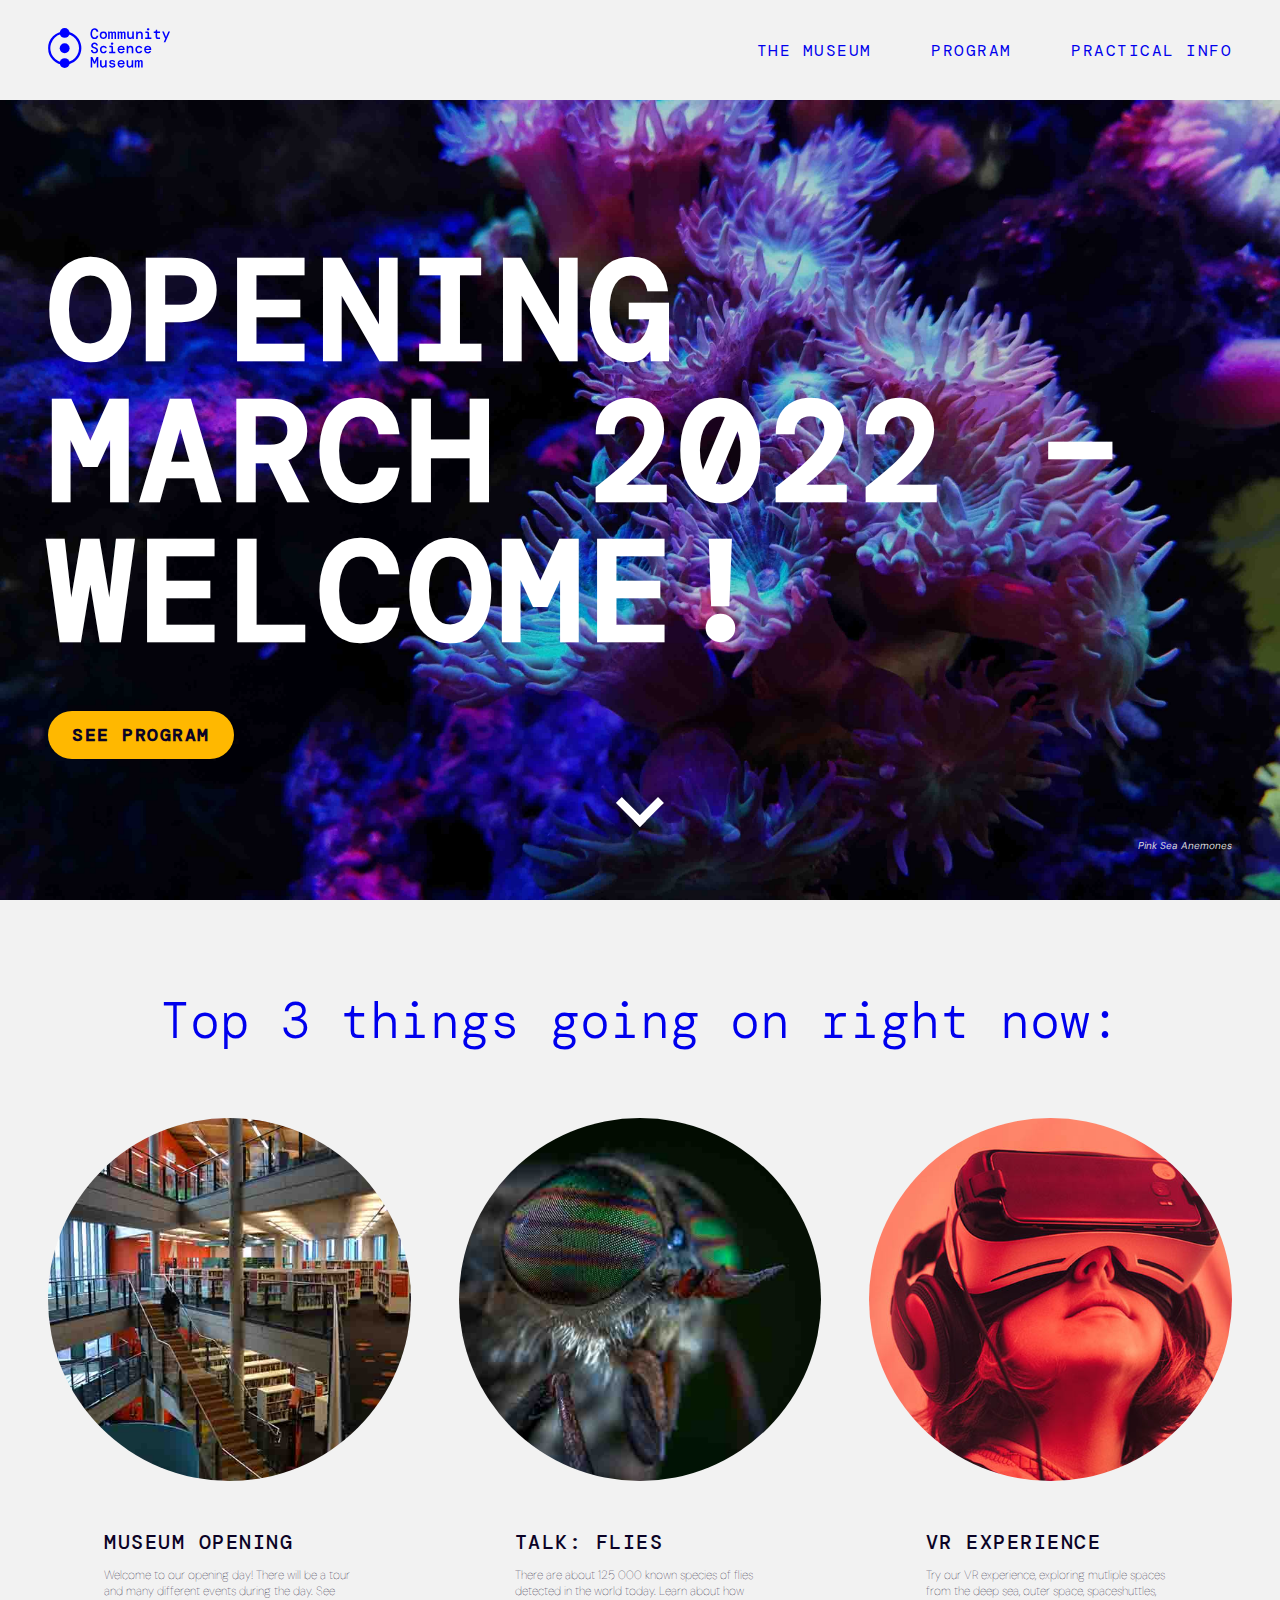
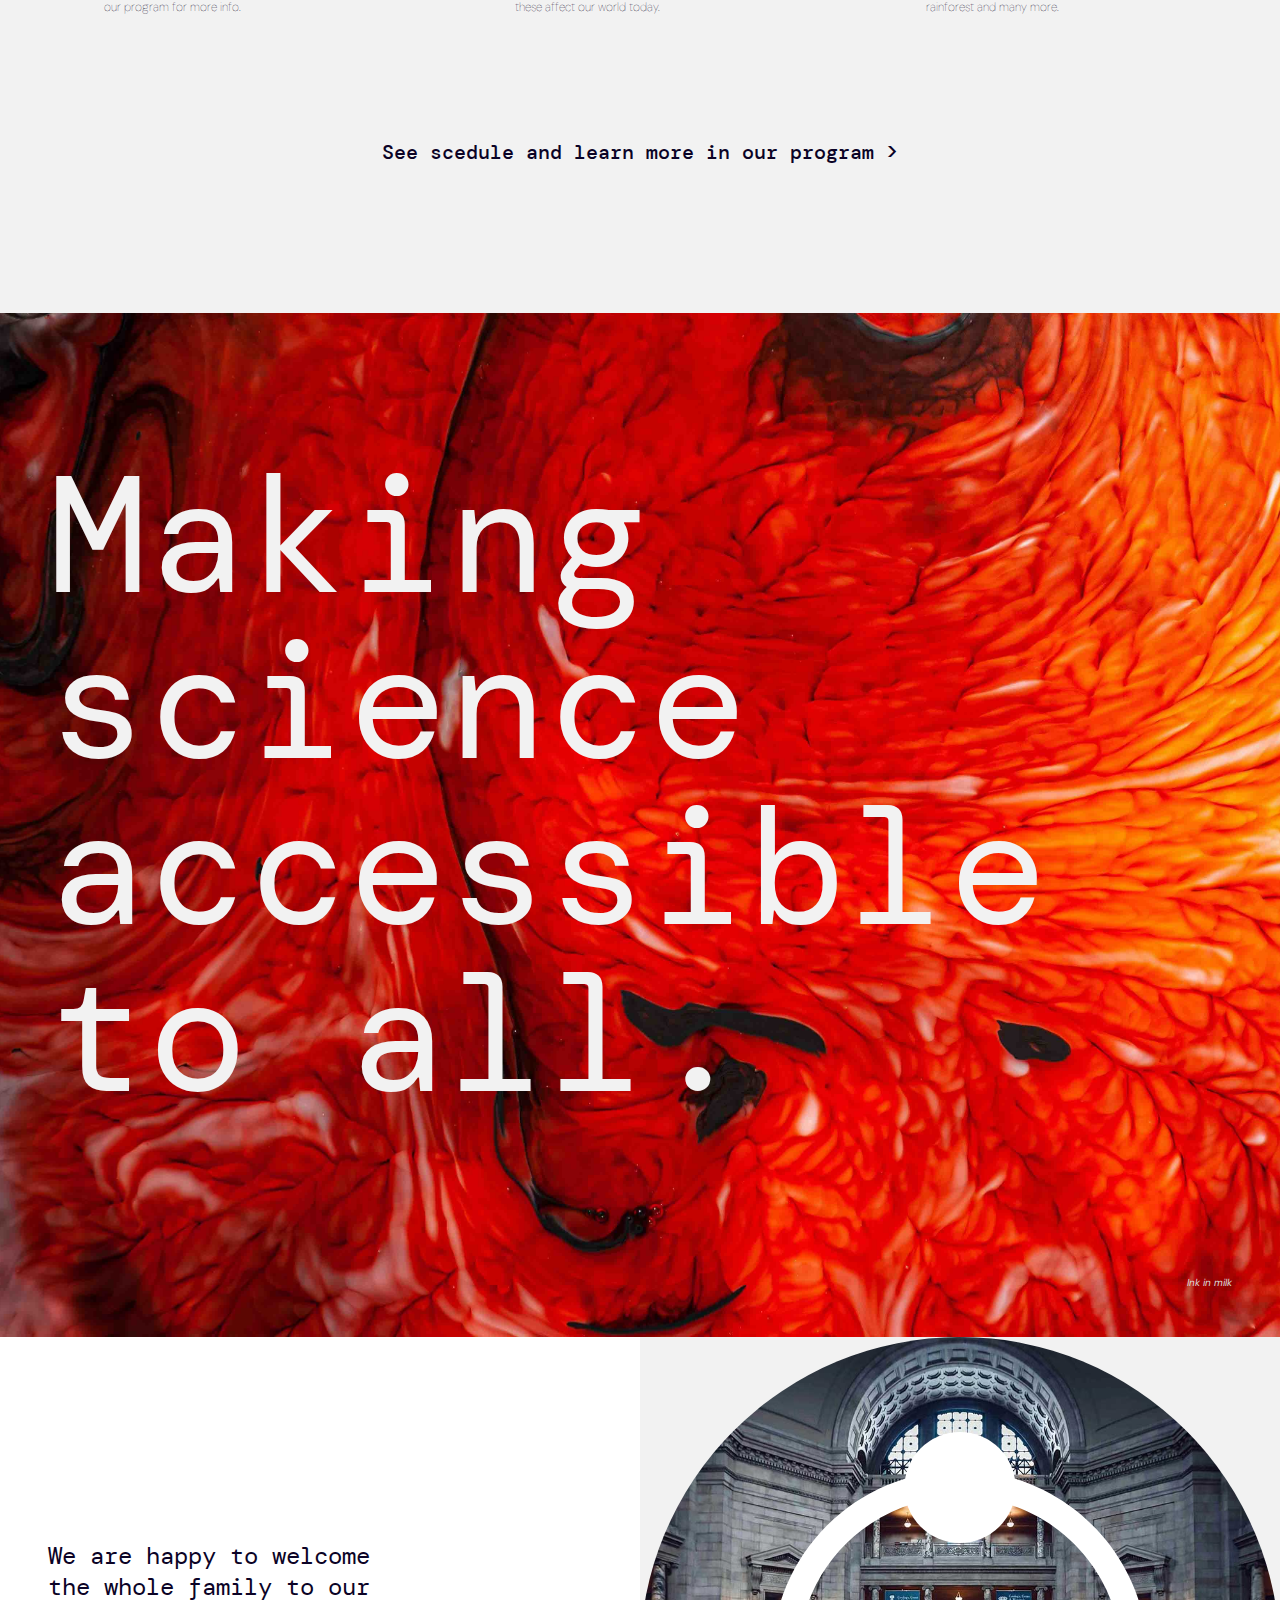
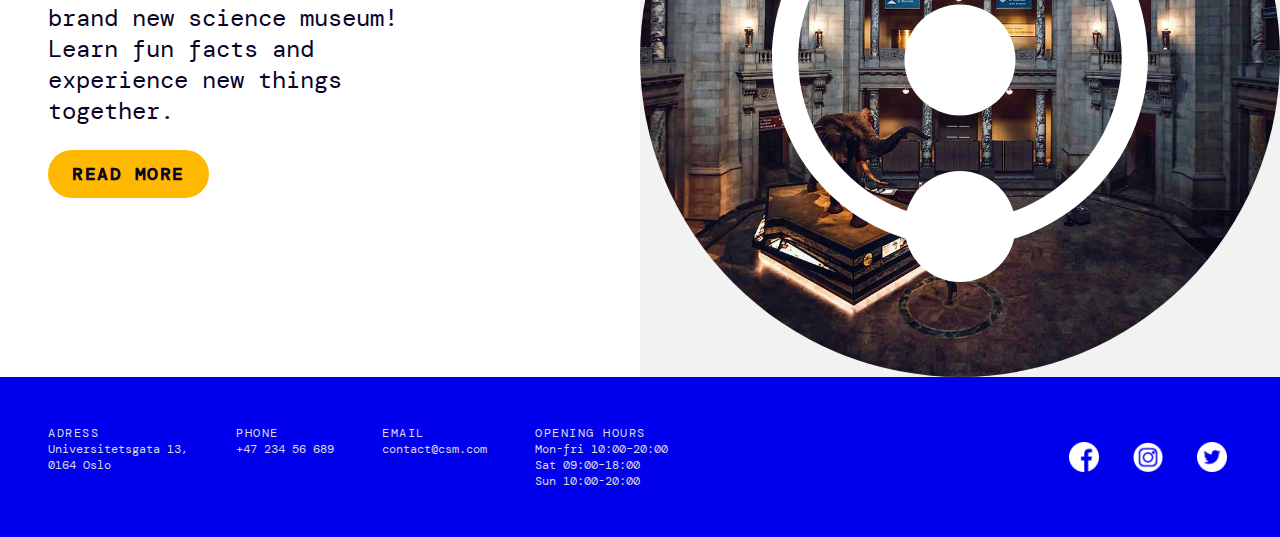
<file: index.html>
<!DOCTYPE html>
<html lang="en">

<head>
    <title>Community Science Museum</title>
    <link rel="stylesheet" href="style.css">
    <link rel="preconnect" href="https://fonts.googleapis.com">
    <link rel="preconnect" href="https://fonts.gstatic.com" crossorigin>
    <link rel="stylesheet" href="https://fonts.googleapis.com/css?family=DM+Mono">  
    <link rel="stylesheet" href="https://fonts.googleapis.com/css?family=DM+Sans">    
    <meta charset="UTF-8">
    <meta http-equiv="X-UA-Compatible" content="IE=edge">
    <meta name="viewport" content="width=device-width, initial-scale=1.0">
</head>

<body>
    <header>
        <nav class="navbar">
            <div class="nav-logo">
                <a href="index.html" id="logo"> <img src="Images/logo-blue.svg" alt="Community Science Museum logo"></a>
            </div>
            <input type="checkbox" id="hamburger">
            <ul class="nav-list uppercase">
                <li class="list-item">
                    <a href="the-museum.html">The Museum</a>
                </li>
                <li class="list-item">
                    <a href="program.html">Program</a>
                </li>
                <li class="list-item">   
                    <a href="practical-info.html">Practical Info</a>
                </li>
            </ul>
        </nav>
    </header>

    <main class="grid">
       <section class="hero flex-align-ver col-12" id="hero-homepage">
        <h1>Opening<br>March 2022 –<br>welcome!</h1>
        <a href="program.html" class="btn yellow">See program</a>
        <p class="image-text">Pink Sea Anemones</p>
        <a href="#home-main" class="down-btn" id="home-main"> <img src="Images/icon-arrow.svg" alt="Arrow down button"></a>
       </section>

       <section class="col-12 flex-align-ver flex-align-hor" id="top3">
           <h2 class="col-12">Top 3 things going on right now:</h2>
                <div class="grid max-width">
                    <div class="top3-item col-4">
                        <img src="Images/top3-img-museum.jpg" alt="Museum library and stairway">
                        <h3>Museum Opening</h3>
                        <p>Welcome to our opening day! There will be a tour and many different events during the day. See our program for more info.</p>
                    </div>
                    <div class="top3-item col-4">
                        <img src="Images/top3-img-horsefly.jpg" alt="Closeup of horsefly">
                        <h3>Talk: Flies</h3>
                        <p>There are about 125 000 known species of flies detected in the world today. Learn about how these affect our world today.</p>
                    </div>
                    <div class="top3-item col-4">
                        <img src="Images/top3-img-vr.jpg" alt="Child wearing VR-glasses">
                        <h3>VR Experience</h3>
                        <p>Try our VR experience, exploring mutliple spaces from the deep sea, outer space, spaceshuttles, rainforest and many more.</p>
                    </div>
                </div>
                <a href="program.html" class="top3-cta">See scedule and learn more in our program ></a>
       </section>
       <section class="col-12 break-home" id="break">
        <p class="break-text">Making science accessible to all.</p>
        <p class="image-text">Ink in milk</p>
       </section>

        <div class="grid-elem-half col-12 img-left">
            <div class="grid-text-half white intro flex-align-ver">
                <p>We are happy to welcome the whole family to our brand new science museum! Learn fun facts and experience new things together.</p>
                <a href="the-museum.html" class="btn">Read more</a>
            </div>
            <div class="grid-img-half flex-align-all circle">
                <img src="Images/icon-logo-white.svg" alt="logo icon white" class="white-logo-icon">
                <img src="Images/welcome-img-museum.jpg" alt="Open hall in museum with elephant">
            </div>
        </div>
    </main>
    
    <footer>
        <div class="footer-content">
            <div class="footer-text">
                <div>
                    <p class="uppercase">Adress</p>
                    <p>Universitetsgata 13,</p>
                    <p>0164 Oslo</p>
                </div>
                <div>
                    <p class="uppercase">Phone</p>
                    <p>+47 234 56 689</p>
                </div>
                <div>
                    <p class="uppercase">Email</p>
                    <p>contact@csm.com</p>
                </div>
                <div>
                    <p class="uppercase">Opening Hours</p>
                    <p>Mon-fri 10:00–20:00</p>
                    <p>Sat 09:00–18:00</p>
                    <p>Sun 10:00-20:00</p>
                </div>
            </div> 
            <div class="footer-icons">
                <a href="https://www.facebook.com" target="_blank" class="flex-align-all"> <img src="Images/icon-facebook.png" alt="facebook logo"></a>
                <a href="https://www.instagram.com" target="_blank" class="flex-align-all"> <img src="Images/icon-instagram.png" alt="instagram logo"></a>
                <a href="https://www.twitter.com" target="_blank" class="flex-align-all"> <img src="Images/icon-twitter.png" alt="twitter logo"></a>
            </div>
        </div>
    </footer>
</body>
</file>
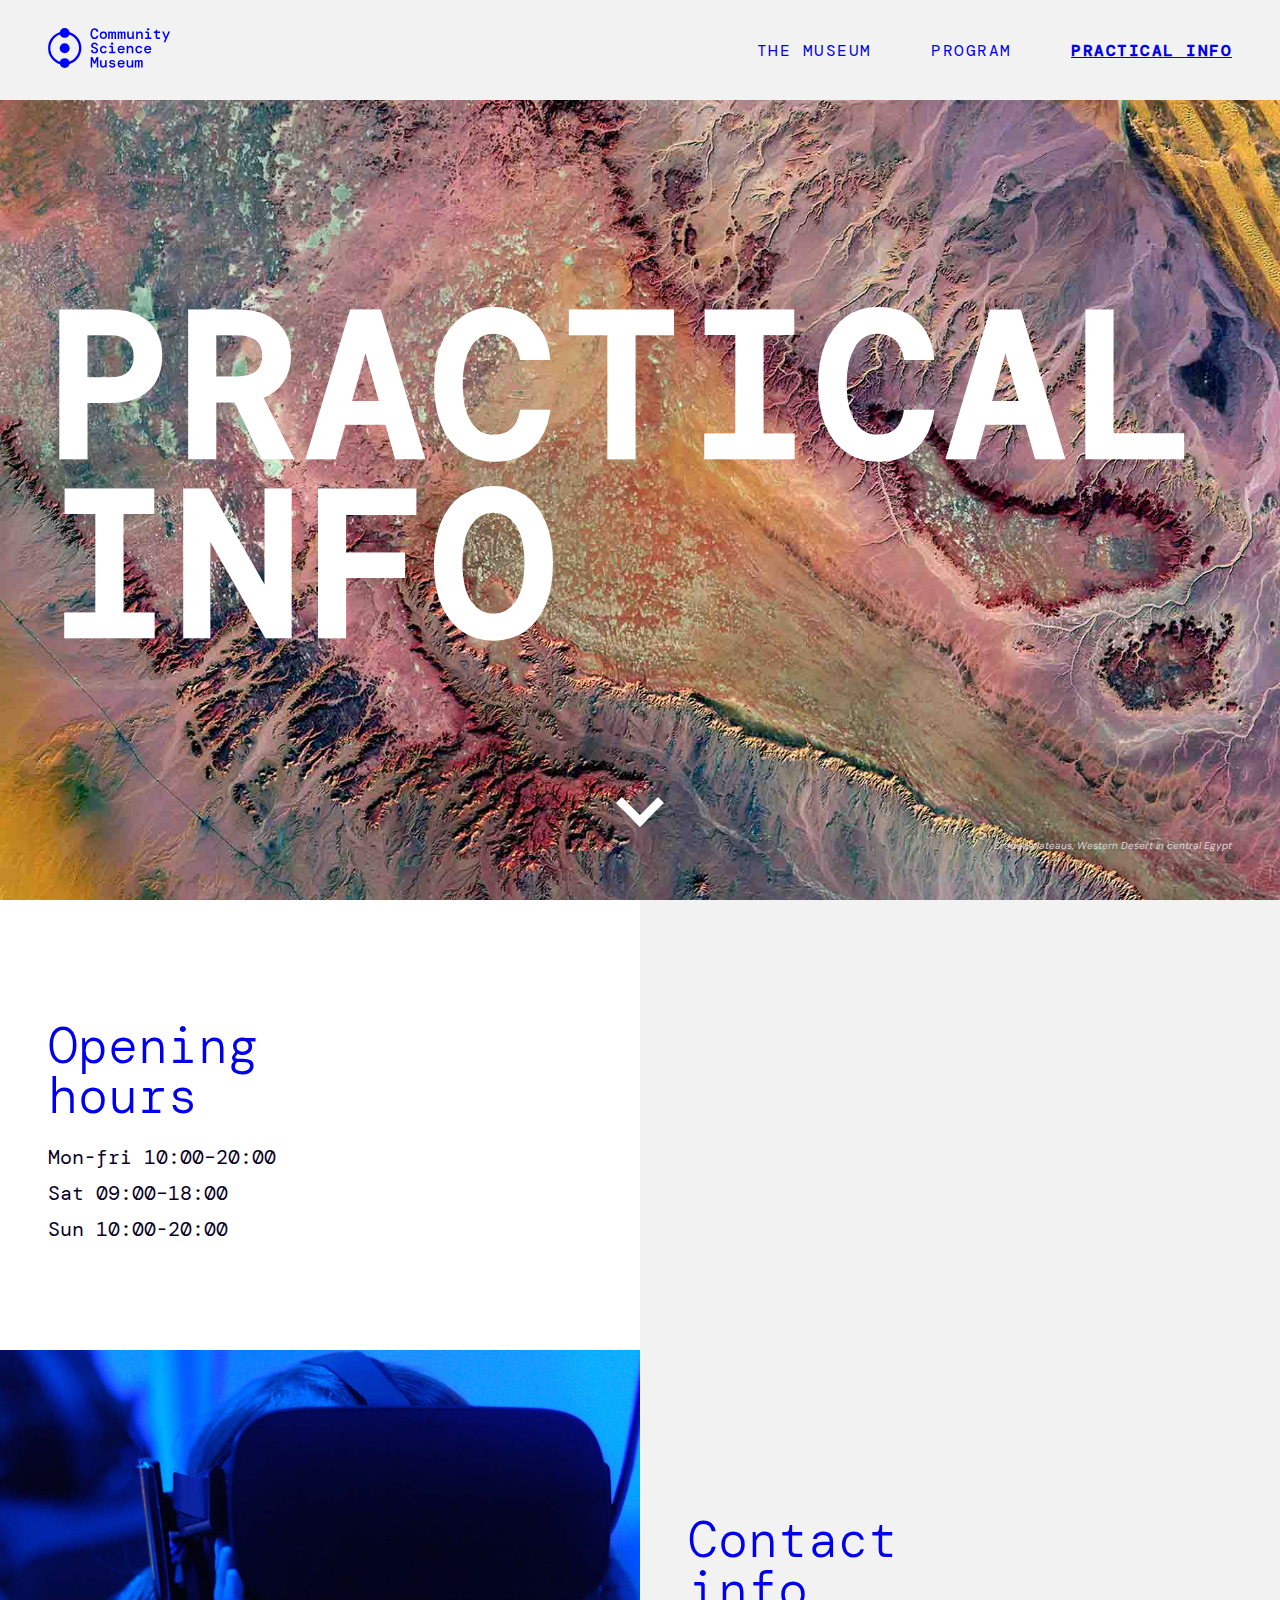
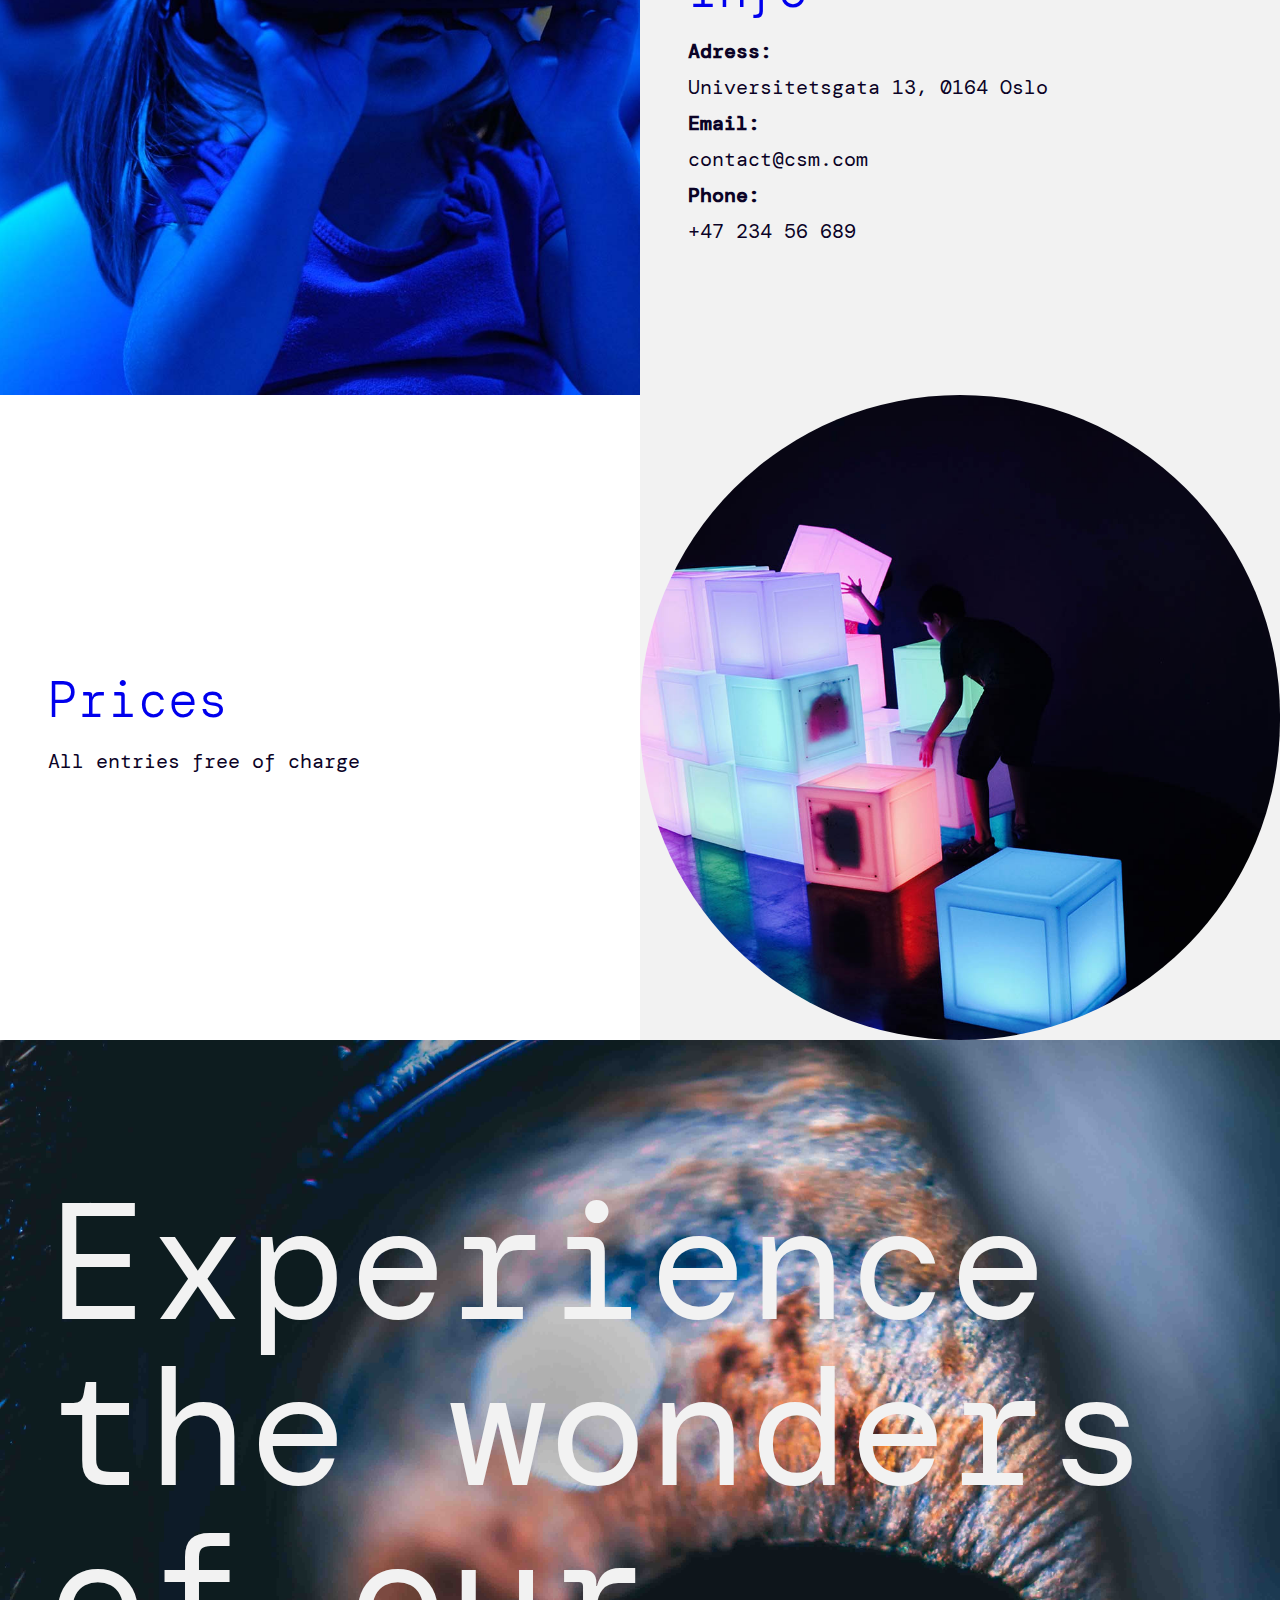
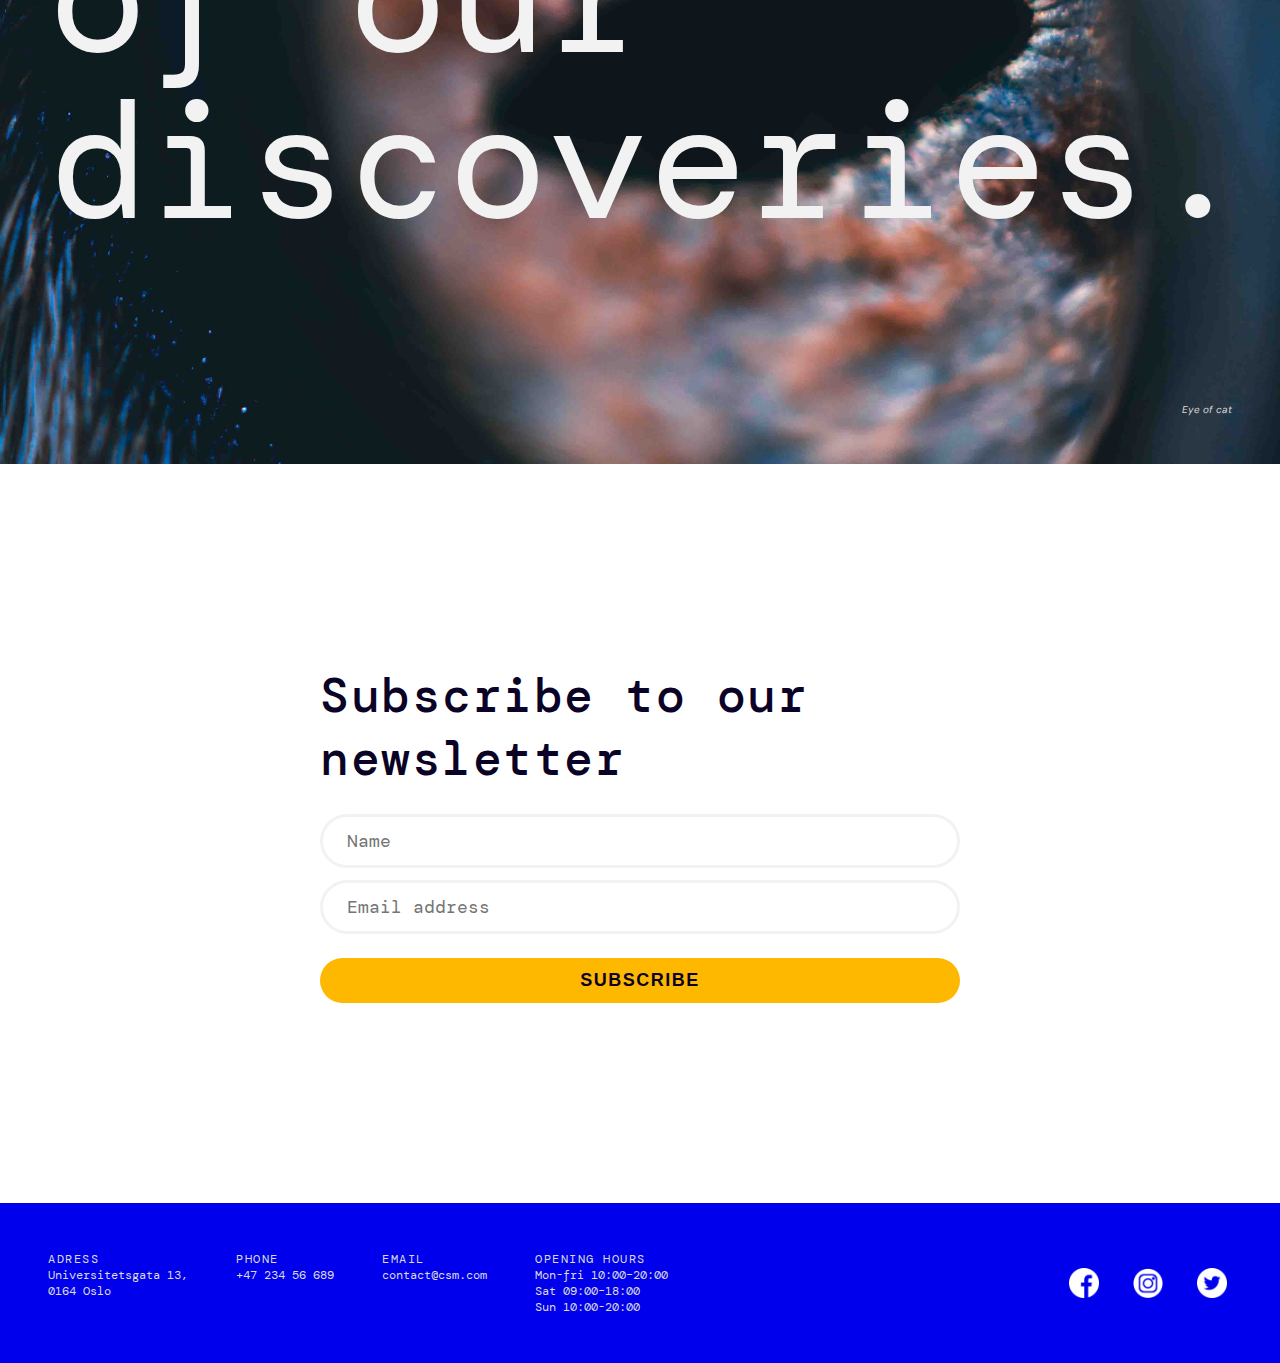
<file: practical-info.html>
<!DOCTYPE html>
<html lang="en">

<head>
    <title>Practical Info</title>
    <link rel="stylesheet" href="style.css">
    <link href="https://fonts.googleapis.com/css2?family=DM+Mono:ital,wght@0,300;0,400;0,500;1,300;1,400;1,500&family=DM+Sans:ital,wght@0,400;0,500;0,700;1,400;1,500;1,700&display=swap" rel="stylesheet"> 
    <link href="https://fonts.googleapis.com/css2?family=DM+Sans:ital,wght@0,400;0,500;0,700;1,400;1,500;1,700&display=swap" rel="stylesheet">  
    <meta charset="UTF-8">
    <meta http-equiv="X-UA-Compatible" content="IE=edge">
    <meta name="viewport" content="width=device-width, initial-scale=1.0">
</head>

<body>
    <header>
        <nav class="navbar">
            <div class="nav-logo">
                <a href="index.html" id="logo"> <img src="Images/logo-blue.svg" alt="Community Science Museum logo"></a>
            </div>
            <input type="checkbox" id="hamburger">
            <ul class="nav-list uppercase">
                <li class="list-item">
                    <a href="the-museum.html">The Museum</a>
                </li>
                <li class="list-item">
                    <a href="program.html">Program</a>
                </li>
                <li class="list-item active">   
                    <a href="practical-info.html">Practical Info</a>
                </li>
            </ul>
        </nav>
    </header>
    <main class="grid">
        <section class="hero flex-align-ver col-12" id="hero-info">
            <h1>Practical info</h1>
            <p class="image-text">Eroded plateaus, Western Desert in central Egypt</p>
            <a href="#info-main" class="down-btn"  id="info-main"> <img src="Images/icon-arrow.svg" alt="Arrow down button"></a>
        </section>
    
        <section class="grid">
            <div class="grid-elem-half col-12">
                <div class="grid-text-half white info-list flex-align-ver">
                    <h2>Opening <br>hours</h2>
                    <p>Mon-fri 10:00–20:00</p>
                    <p>Sat 09:00–18:00</p>
                    <p>Sun 10:00-20:00</p>
                </div>
            </div>
            <div class="grid-elem-half reverse col-12">
                <div class="grid-text-half info-list flex-align-ver">
                    <h2>Contact <br>info</h2>
                    <p><b>Adress:</b></p>
                    <p>Universitetsgata 13, 0164 Oslo</p>
                    <p><b>Email:</b></p>
                    <p> contact@csm.com</p>
                    <p><b>Phone:</b></p>
                    <p>+47 234 56 689</p>
                </div>
                <div class="grid-img-half"> 
                    <img src="Images/Info/break-info-vr.jpg" alt="Child wearing VR-glasses in blue lighted room">
                </div>
            </div>
            <div class="grid-elem-half col-12">
                <div class="grid-text-half white info-list flex-align-ver">
                    <h2>Prices</h2>
                    <p>All entries free of charge</p>
                </div>
                <div class="grid-img-half circle"> 
                    <img src="Images/Info/break-info-boxes.jpg" alt="Children moving colorful light boxes">
                </div>
            </div>
            <section class="col-12 break-info" id="break">
                <p class="break-text">Experience the wonders of our discoveries.</p>
                <p class="image-text">Eye of cat</p>
            </section>

            <div class="newsletter flex-align-all col-12 white">
                <form action="subscribed.html">
                    <div class="newsletter-elem flex-align-all">
                        <h3>Subscribe to our newsletter</h3>
                    </div>
                    <div class="newsletter-elem flex-align-all">
                        <input type="text" placeholder="Name" name="name" required>
                        <input type="text" placeholder="Email address" name="mail" required>
                    </div>
                    
                    <div class="newsletter-elem flex-align-all">
                        <input type="submit" value="Subscribe" class="btn">
                    </div>
                    </form>
            </div>

    </main>
    
    <footer>
        <div class="footer-content">
            <div class="footer-text">
                <div>
                    <p class="uppercase">Adress</p>
                    <p>Universitetsgata 13,</p>
                    <p>0164 Oslo</p>
                </div>
                <div>
                    <p class="uppercase">Phone</p>
                    <p>+47 234 56 689</p>
                </div>
                <div>
                    <p class="uppercase">Email</p>
                    <p>contact@csm.com</p>
                </div>
                <div>
                    <p class="uppercase">Opening Hours</p>
                    <p>Mon-fri 10:00–20:00</p>
                    <p>Sat 09:00–18:00</p>
                    <p>Sun 10:00-20:00</p>
                </div>
            </div> 
            <div class="footer-icons">
                <a href="https://www.facebook.com" target="_blank" class="flex-align-all"> <img src="Images/icon-facebook.png" alt="facebook logo"></a>
                <a href="https://www.instagram.com" target="_blank" class="flex-align-all"> <img src="Images/icon-instagram.png" alt="instagram logo"></a>
                <a href="https://www.twitter.com" target="_blank" class="flex-align-all"> <img src="Images/icon-twitter.png" alt="twitter logo"></a>
            </div>
        </div>       
    </footer>
</body>
</file>
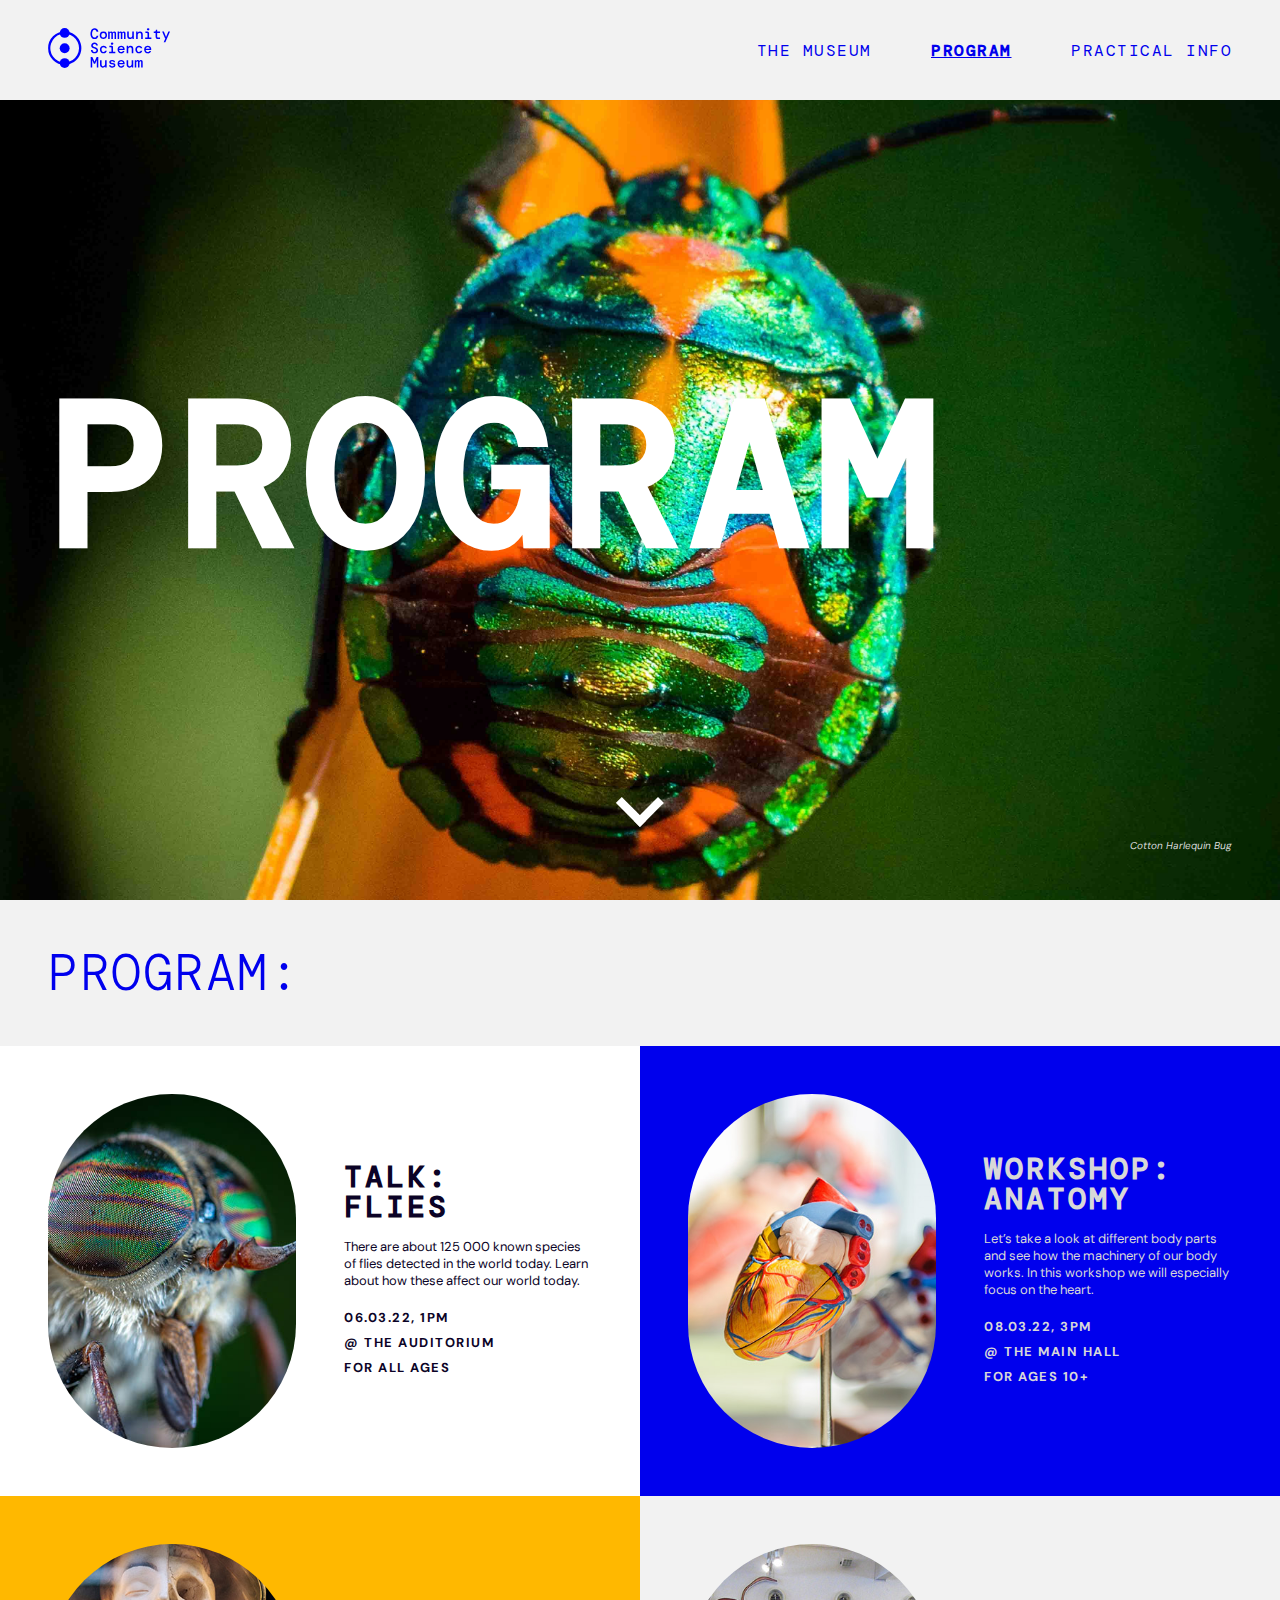
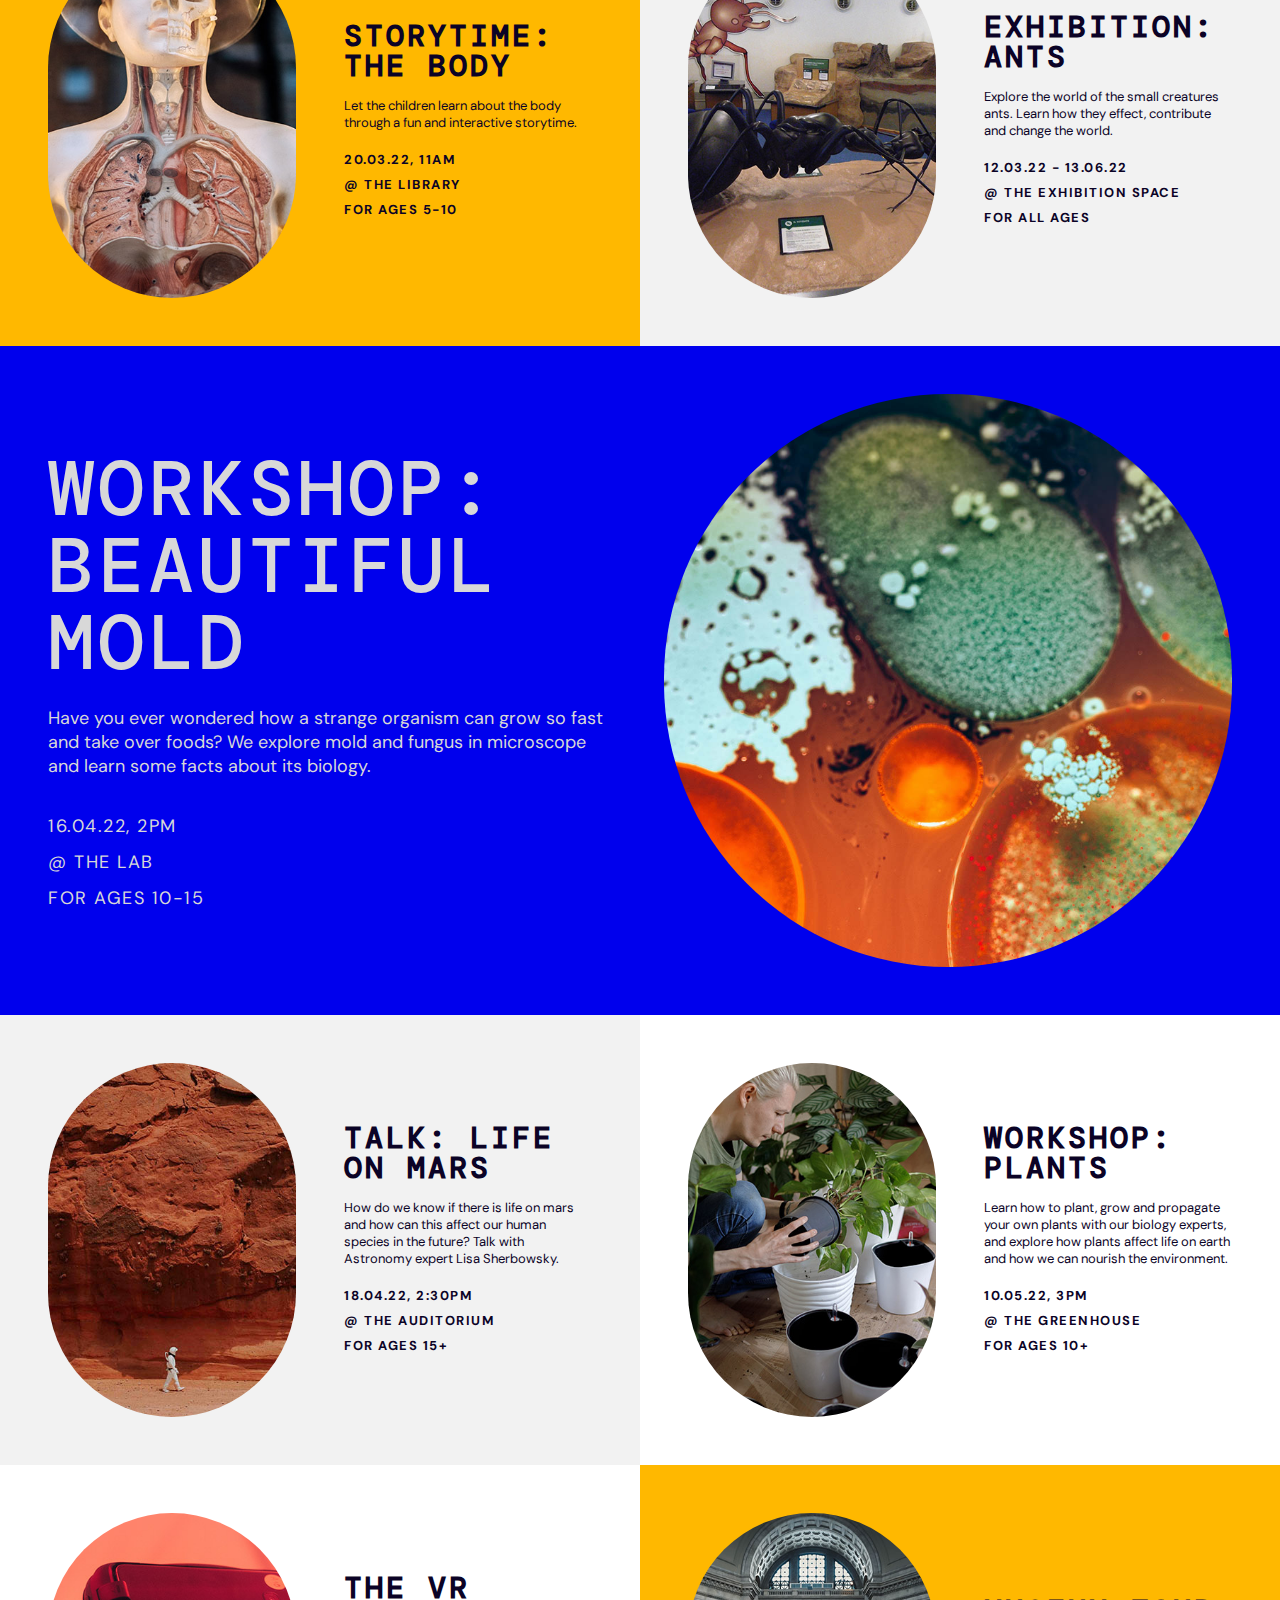
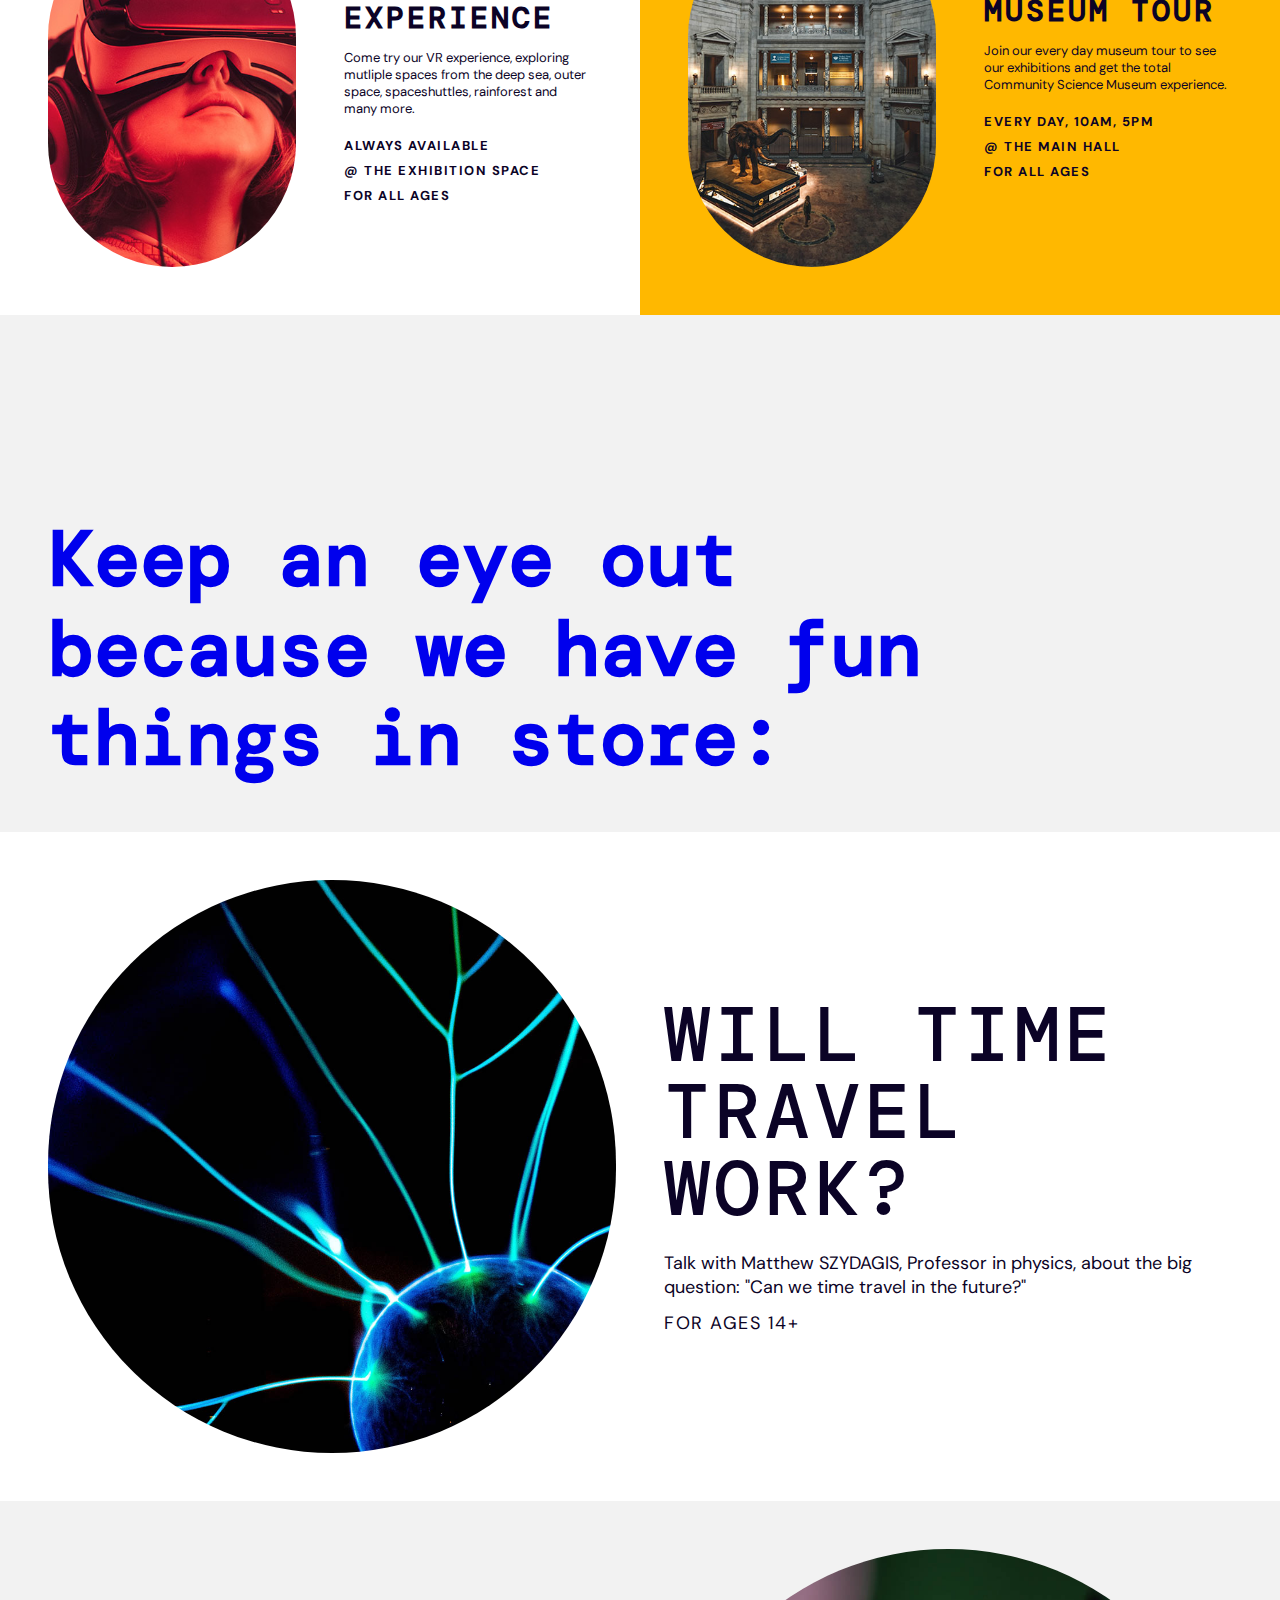
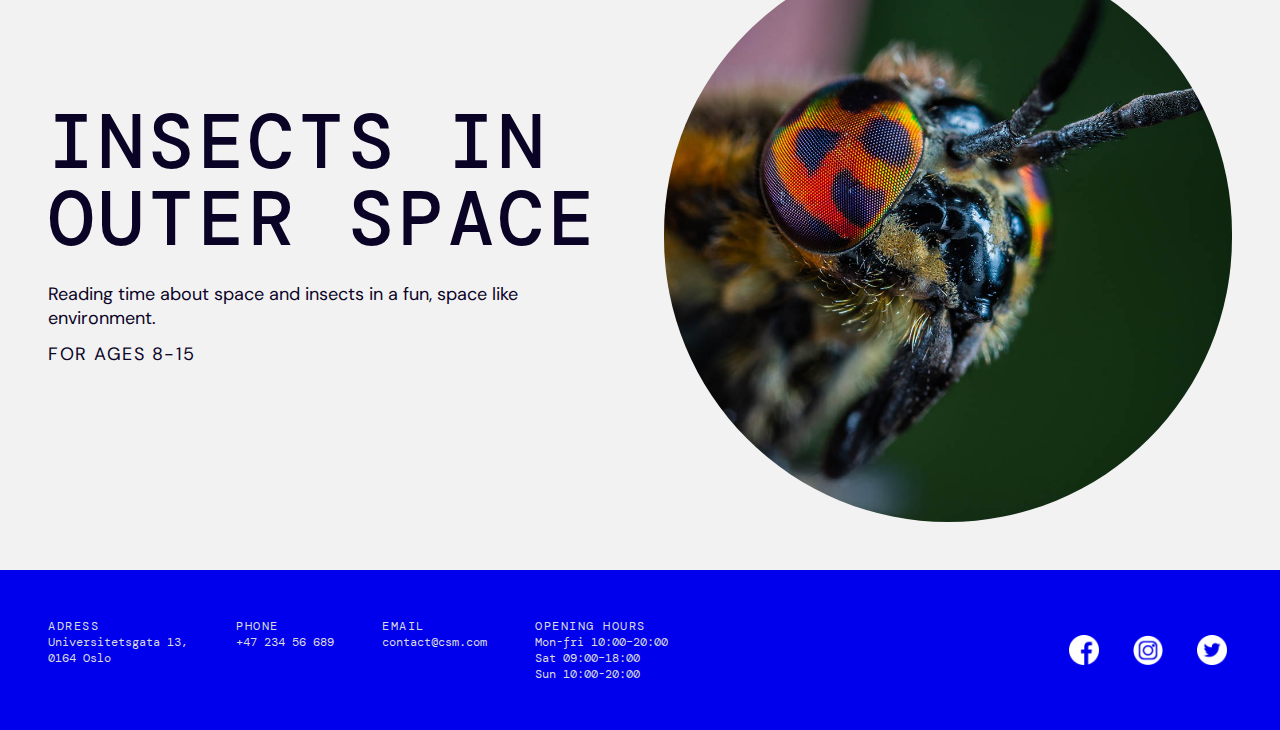
<file: program.html>
<!DOCTYPE html>
<html lang="en">

<head>
    <title>Program</title>
    <link rel="stylesheet" href="style.css">
    <link href="https://fonts.googleapis.com/css2?family=DM+Mono:ital,wght@0,300;0,400;0,500;1,300;1,400;1,500&family=DM+Sans:ital,wght@0,400;0,500;0,700;1,400;1,500;1,700&display=swap" rel="stylesheet"> 
    <link href="https://fonts.googleapis.com/css2?family=DM+Sans:ital,wght@0,400;0,500;0,700;1,400;1,500;1,700&display=swap" rel="stylesheet">  
    <meta charset="UTF-8">
    <meta http-equiv="X-UA-Compatible" content="IE=edge">
    <meta name="viewport" content="width=device-width, initial-scale=1.0">
</head>

<body>
    <header>
        <nav class="navbar">
            <div class="nav-logo">
                <a href="index.html" id="logo"> <img src="Images/logo-blue.svg" alt="Community Science Museum logo"></a>
            </div>
            <input type="checkbox" id="hamburger">
            <ul class="nav-list uppercase">
                <li class="list-item">
                    <a href="the-museum.html">The Museum</a>
                </li>
                <li class="list-item  active">
                    <a href="program.html">Program</a>
                </li>
                <li class="list-item">   
                    <a href="practical-info.html">Practical Info</a>
                </li>
            </ul>
        </nav>
    </header>

    <main class="grid">
        <section class="hero flex-align-ver col-12" id="hero-program">
            <h1>Program</h1>
            <p class="image-text">Cotton Harlequin Bug</p>
            <a href="#program-main" class="down-btn" id="program-main"> <img src="Images/icon-arrow.svg" alt="Arrow down button"></a>
        </section>
    
        <section class="grid col-12 flex-align-hor">
            <h2 class="col-12 uppercase">Program:</h2>
            <div class="program-elem white col-6">
                <div class="program-text flex-align-ver">
                    <h3>Talk:<br>Flies</h3>
                    <p>There are about 125 000 known species of flies detected in the world today. Learn about how these affect our world today.</p>
                    <div class="program-info uppercase">
                        <p>06.03.22, 1PM</p>
                        <p>@ The Auditorium</p>
                        <p>For all ages</p>
                    </div>
                </div>
                <div class="program-img circle">
                    <img src="/Images/Program/program-talk_flies2.jpg" alt="close up of fly eye">
                </div>
            </div>
            <div class="program-elem blue col-6">
                <div class="program-text flex-align-ver">
                    <h3>Workshop: Anatomy</h3>
                    <p>Let’s take a look at different body parts and see how the machinery of our body works. In this workshop we will especially focus on the heart.</p>
                    <div class="program-info uppercase">
                        <p>08.03.22, 3PM</p>
                        <p>@ The Main hall</p>
                        <p>For ages 10+</p>
                    </div>
                </div>
                <div class="program-img circle">
                    <img src="/Images/Program/program-workshop_anatomy.jpg" alt="anatomical heart model">
                  </div>
            </div>
            <div class="program-elem yellow col-6">
                <div class="program-text flex-align-ver">
                    <h3>Storytime: The Body</h3>
                    <p>Let the children learn about the body through a fun and interactive storytime.</p>
                    <div class="program-info uppercase">
                        <p>20.03.22, 11AM</p>
                        <p>@ The Library</p>
                        <p>For ages 5-10</p>
                    </div>
                </div>
                <div class="program-img circle">
                    <img src="Images/Program/program-storytime_body.jpg" alt="fake human torso showing anatomy">
                </div>
            </div>
            <div class="program-elem col-6">
                 <div class="program-text flex-align-ver">
                    <h3>Exhibition: Ants</h3>
                    <p>Explore the world of the small creatures ants. Learn how they effect, contribute and change the world.</p>
                    <div class="program-info uppercase">
                        <p >12.03.22 - 13.06.22</p>
                        <p>@ The Exhibition Space</p>
                        <p>For all ages</p>
                    </div>
                </div>
                <div class="program-img circle">
                    <img src="Images/Program/program-exhibition_ants.jpg" alt="model of ant in museum">
                </div> 
            </div>
            <div class="program-elem-large blue col-12">
                <div class="program-text-large flex-align-ver">
                    <h3 class="h3-large">Workshop: Beautiful Mold</h3>
                    <p>Have you ever wondered how a strange organism can grow so fast and take over foods? We explore mold and fungus in microscope and learn some facts about its biology.</p>
                    <div class="program-info-large uppercase">
                        <p>16.04.22, 2PM</p>
                        <p>@ The Lab</p>
                        <p>For ages 10-15</p>
                    </div>
                </div> 
                <div class="program-img large circle">
                    <img src="/Images/Program/program-large-workshop_mold.jpg" alt="microscope image of mold">
                </div>
            </div>    
            <div class="program-elem col-6">
                <div class="program-text flex-align-ver">
                    <h3>Talk: Life On Mars</h3>
                    <p>How do we know if there is life on mars and how can this affect our human species in the future? Talk with Astronomy expert Lisa Sherbowsky.</p>
                    <div class="program-info uppercase">
                        <p>18.04.22, 2:30PM</p>
                        <p>@ The Auditorium</p>
                        <p>For ages 15+</p>
                    </div>
                </div>
                <div class="program-img circle">
                    <img src="/Images/Program/program-talk_mars.jpg"alt="person in spacesuit walking in Mars like surroundings">
                </div>
            </div>
            <div class="program-elem white col-6 ">
                <div class="program-text flex-align-ver">
                    <h3>Workshop: Plants</h3>
                    <p>Learn how to plant, grow and propagate your own plants with our biology experts, and explore how plants affect life on earth and how we can nourish the environment.</p>
                    <div class="program-info uppercase">
                      <p>10.05.22, 3PM</p>
                      <p>@ The Greenhouse</p>
                      <p>For ages 10+</p>
                    </div>
                </div>
                <div class="program-img circle">
                    <img src="Images/Program/program-workshop_plants.jpg" alt="person potting plants">
                  </div>
                </div>
            <div class="program-elem white col-6">
                <div class="program-text flex-align-ver">
                    <h3>The VR Experience</h3>
                    <p>Come try our VR experience, exploring mutliple spaces from the deep sea, outer space, spaceshuttles, rainforest and many more.</p>
                    <div class="program-info uppercase">
                        <p>Always available</p>
                        <p>@ The Exhibition space</p>
                        <p>For all ages</p>
                    </div> 
                </div>
                <div class="program-img circle">
                <img src="Images/Program/program-vr_experience.jpg" alt="person with VR-glasses looking up">
                </div>
            </div>
            <div class="program-elem yellow col-6">
               <div class="program-text flex-align-ver">
                <h3>Museum Tour</h3>
                <p>Join our every day museum tour to see our exhibitions and get the total Community Science Museum experience.</p>
                <div class="program-info uppercase">
                    <p>Every day, 10AM, 5PM</p>
                    <p>@ The Main Hall</p>
                    <p>For all ages</p>
                </div>
               </div> 
                <div class="program-img circle">
                    <img src="Images/Program/program-museum_tour.jpg" class="program-img" alt="Open hall in museum with elephant">
                  </div>
            </div>
        </section>
        <section class="grid" id="coming-up">
            <h2 class="col-12">Keep an eye out because we have fun things in store:</h2>
            <div class="program-elem-large white col-12">
                <div class="program-img circle">
                    <img src="Images/Program/program-large-time_travel.jpg" alt="neurons 3d image">
                </div>
                <div class="program-text-large flex-align-ver">
                    <h3 class="h3-large">Will time travel work?</h3>
                    <p>Talk with Matthew SZYDAGIS, Professor in physics, about the big question: "Can we time travel in the future?"</p>
                    <p class="program-info-large uppercase">For ages 14+</p>
                </div>
            </div>
            <div class="program-elem-large col-12">
                <div class="program-text-large flex-align-ver">
                    <h3 class="h3-large">Insects in outer space</h3>
                    <p>Reading time about space and insects in a fun, space like environment.</p>
                    <p class="program-info-large uppercase">For ages 8-15</p>
                </div>
                <div class="program-img circle">
                    <img src="Images/Program/program-large-space_insects.jpg" alt="close up of colorful eye of insect">
                </div>
            </div>
        </section>
    </main>
    
    <footer>
        <div class="footer-content">
            <div class="footer-text">
                <div>
                    <p class="uppercase">Adress</p>
                    <p>Universitetsgata 13,</p>
                    <p>0164 Oslo</p>
                </div>
                <div>
                    <p class="uppercase">Phone</p>
                    <p>+47 234 56 689</p>
                </div>
                <div>
                    <p class="uppercase">Email</p>
                    <p>contact@csm.com</p>
                </div>
                <div>
                    <p class="uppercase">Opening Hours</p>
                    <p>Mon-fri 10:00–20:00</p>
                    <p>Sat 09:00–18:00</p>
                    <p>Sun 10:00-20:00</p>
                </div>
            </div> 
            <div class="footer-icons">
                <a href="https://www.facebook.com" target="_blank" class="flex-align-all"> <img src="Images/icon-facebook.png" alt="facebook logo"></a>
                <a href="https://www.instagram.com" target="_blank" class="flex-align-all"> <img src="Images/icon-instagram.png" alt="instagram logo"></a>
                <a href="https://www.twitter.com" target="_blank" class="flex-align-all"> <img src="Images/icon-twitter.png" alt="twitter logo"></a>
            </div>
        </div>       
    </footer>
</body>
</file>
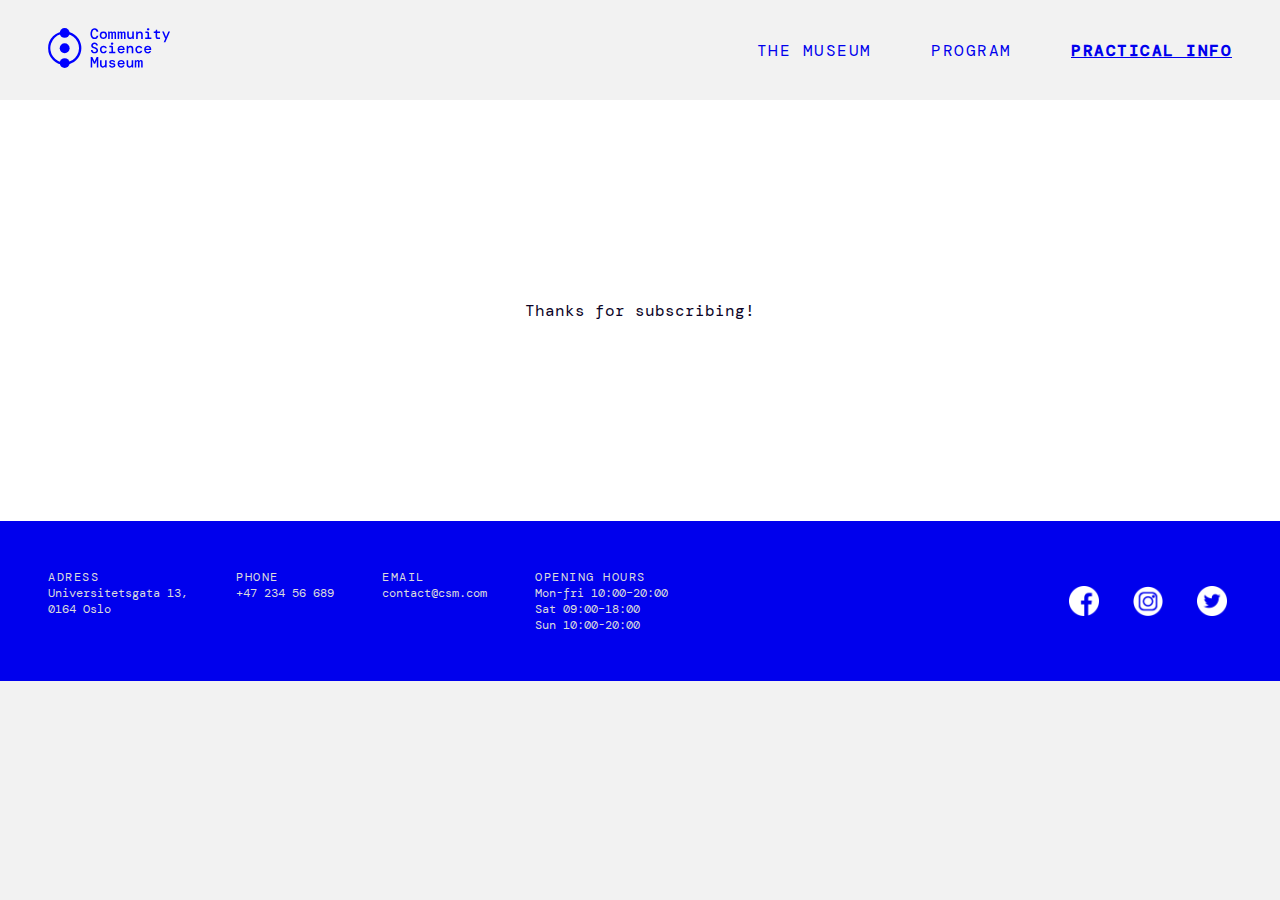
<file: subscribed.html>
<!DOCTYPE html>
<html lang="en">

<head>
    <title>Practical Info</title>
    <link rel="stylesheet" href="style.css">
    <link href="https://fonts.googleapis.com/css2?family=DM+Mono:ital,wght@0,300;0,400;0,500;1,300;1,400;1,500&family=DM+Sans:ital,wght@0,400;0,500;0,700;1,400;1,500;1,700&display=swap" rel="stylesheet"> 
    <link href="https://fonts.googleapis.com/css2?family=DM+Sans:ital,wght@0,400;0,500;0,700;1,400;1,500;1,700&display=swap" rel="stylesheet">  
    <meta charset="UTF-8">
    <meta http-equiv="X-UA-Compatible" content="IE=edge">
    <meta name="viewport" content="width=device-width, initial-scale=1.0">
</head>

<body>
    <header>
        <nav class="navbar">
            <div class="nav-logo">
                <a href="/index.html" id="logo"> <img src="Images/logo-blue.svg" alt="Community Science Museum logo"></a>
            </div>
            <ul class="nav-list uppercase">
                <li class="list-item">
                    <a href="/the-museum.html">The Museum</a>
                </li>
                <li class="list-item">
                    <a href="/program.html">Program</a>
                </li>
                <li class="list-item active">   
                    <a href="/practical-info.html">Practical Info</a>
                </li>
            </ul>
        </nav>
    </header>
    <main class="grid">

            <div class="newsletter flex-align-all col-12 white" id="subscribe">
                <p>Thanks for subscribing!</p>
            </div>

    </main>
    
    <footer>
        <div class="footer-content">
            <div class="footer-text">
                <div>
                    <p class="uppercase">Adress</p>
                    <p>Universitetsgata 13,</p>
                    <p>0164 Oslo</p>
                </div>
                <div>
                    <p class="uppercase">Phone</p>
                    <p>+47 234 56 689</p>
                </div>
                <div>
                    <p class="uppercase">Email</p>
                    <p>contact@csm.com</p>
                </div>
                <div>
                    <p class="uppercase">Opening Hours</p>
                    <p>Mon-fri 10:00–20:00</p>
                    <p>Sat 09:00–18:00</p>
                    <p>Sun 10:00-20:00</p>
                </div>
            </div> 
            <div class="footer-icons">
                <a href="https://www.facebook.com" target="_blank" class="flex-align-all"> <img src="Images/icon-facebook.png" alt="facebook logo"></a>
                <a href="https://www.instagram.com" target="_blank" class="flex-align-all"> <img src="Images/icon-instagram.png" alt="instagram logo"></a>
                <a href="https://www.twitter.com" target="_blank" class="flex-align-all"> <img src="Images/icon-twitter.png" alt="twitter logo"></a>
            </div>
        </div>       
    </footer>
</body>
</file>
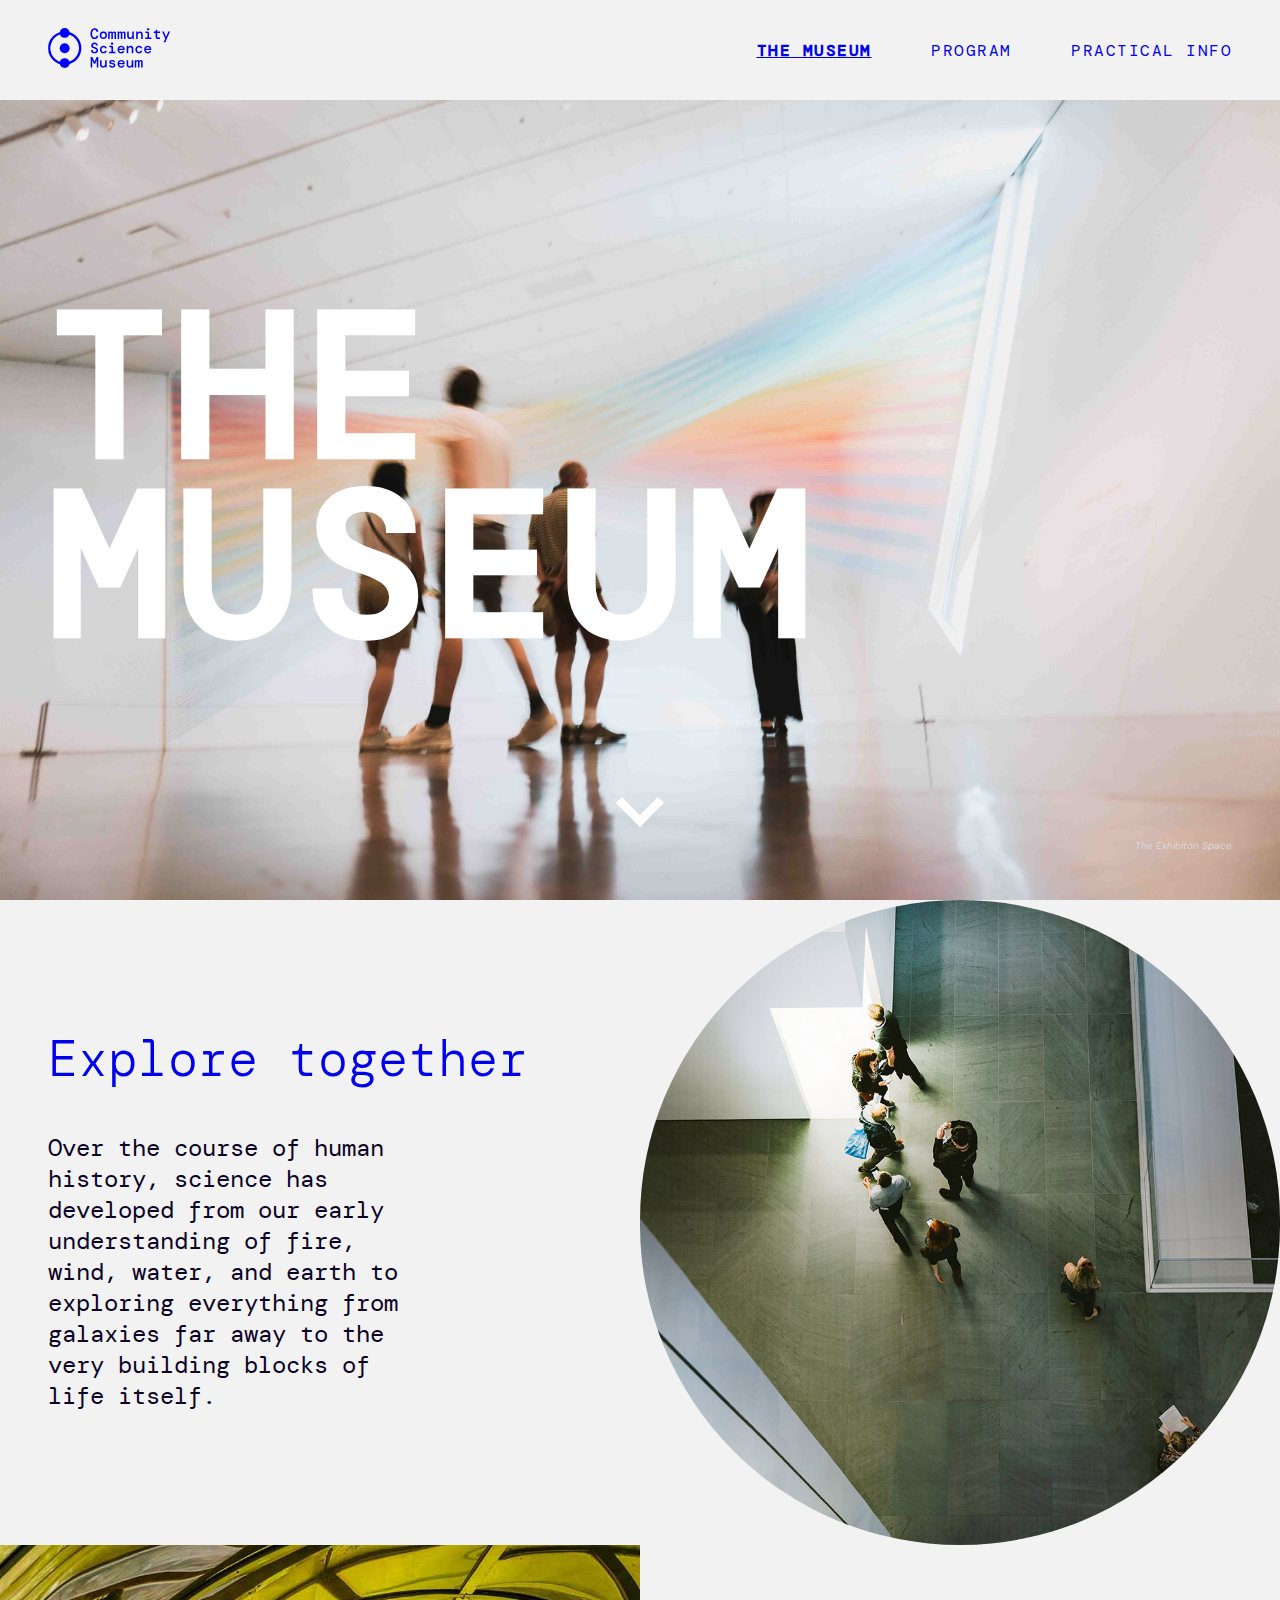
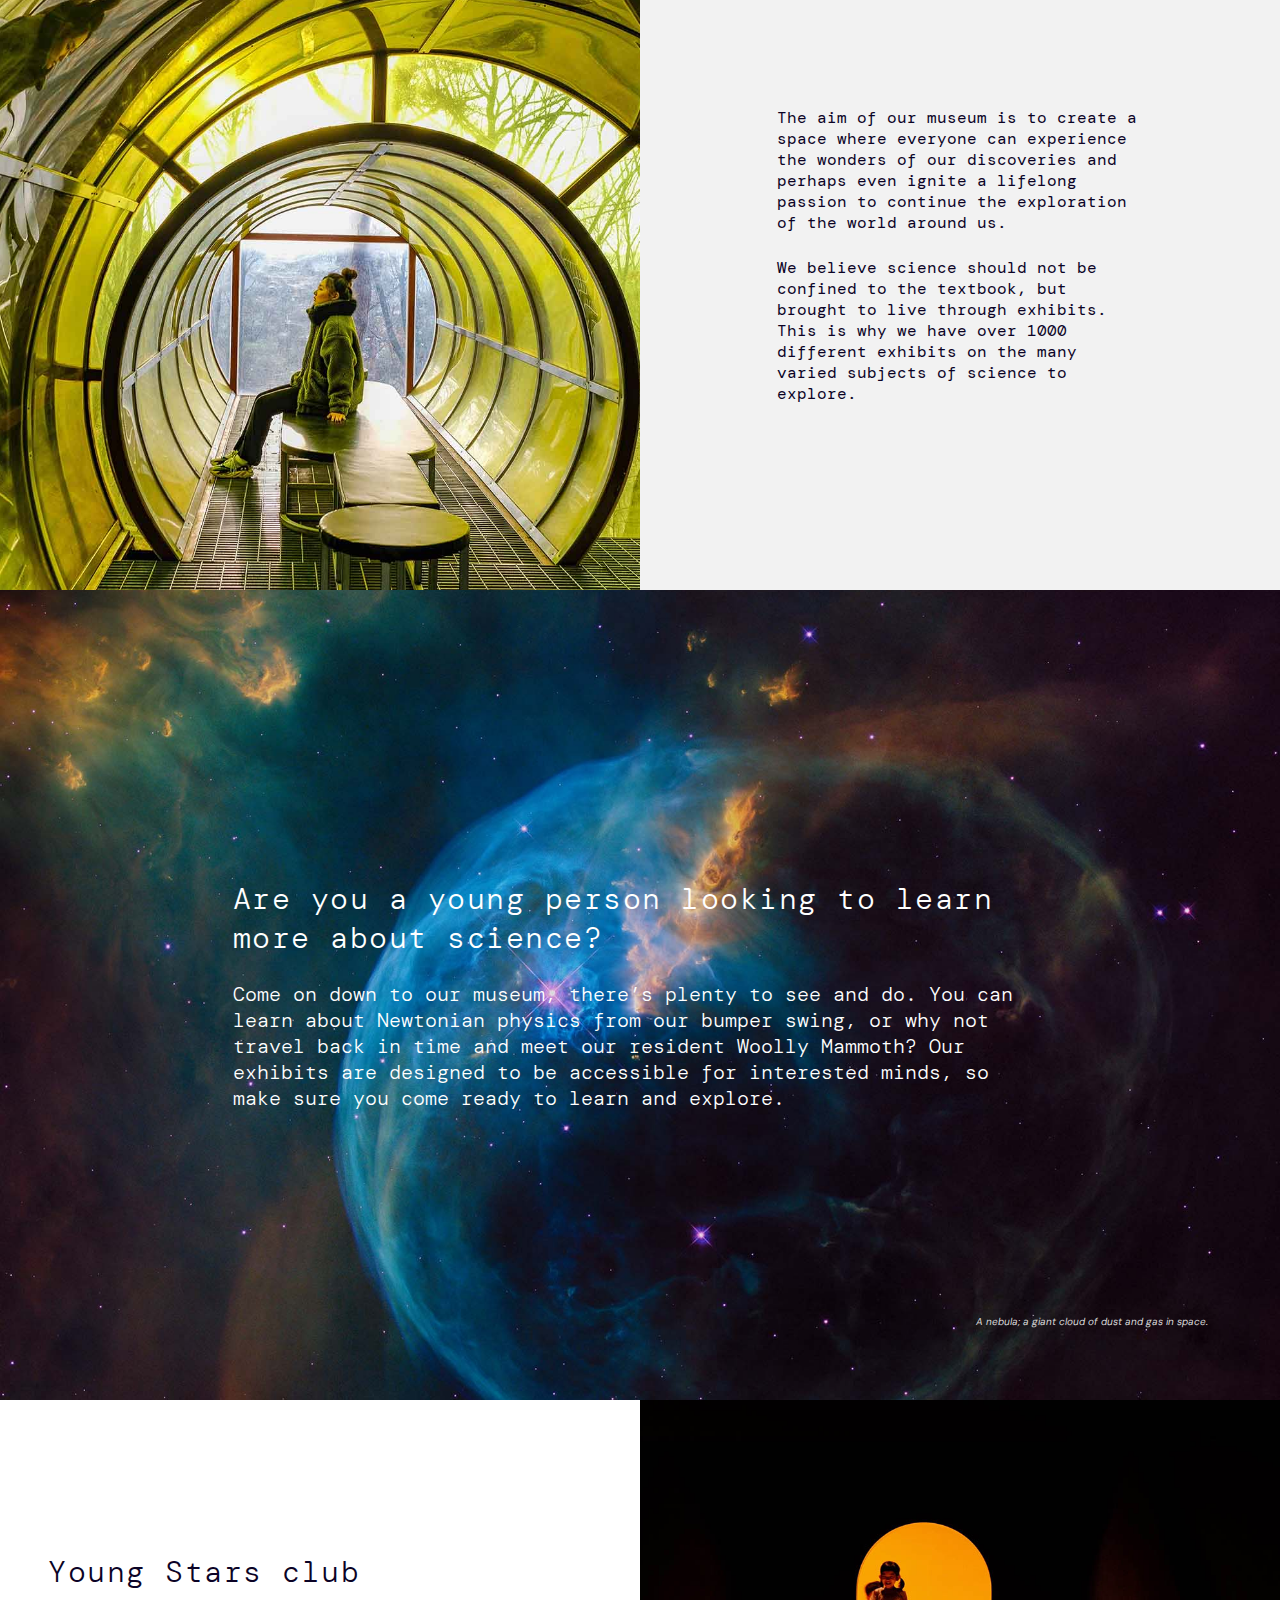
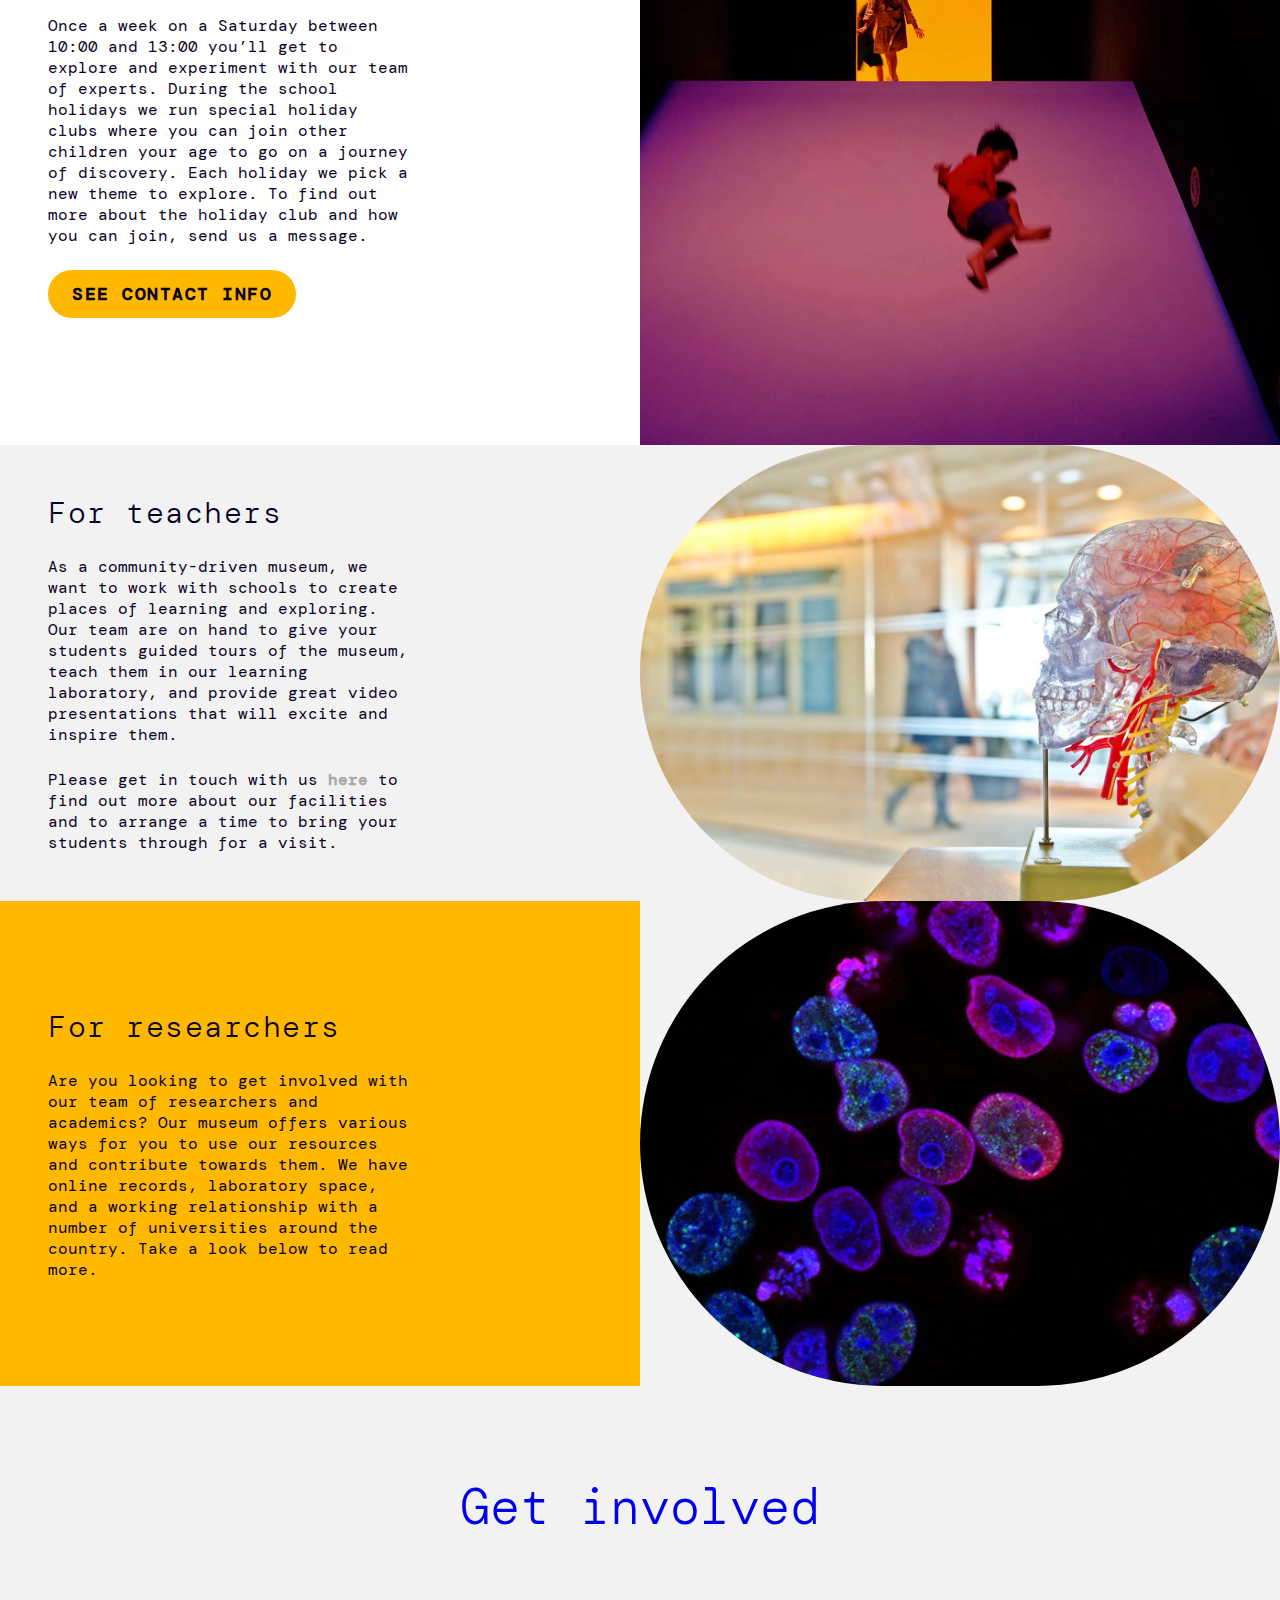
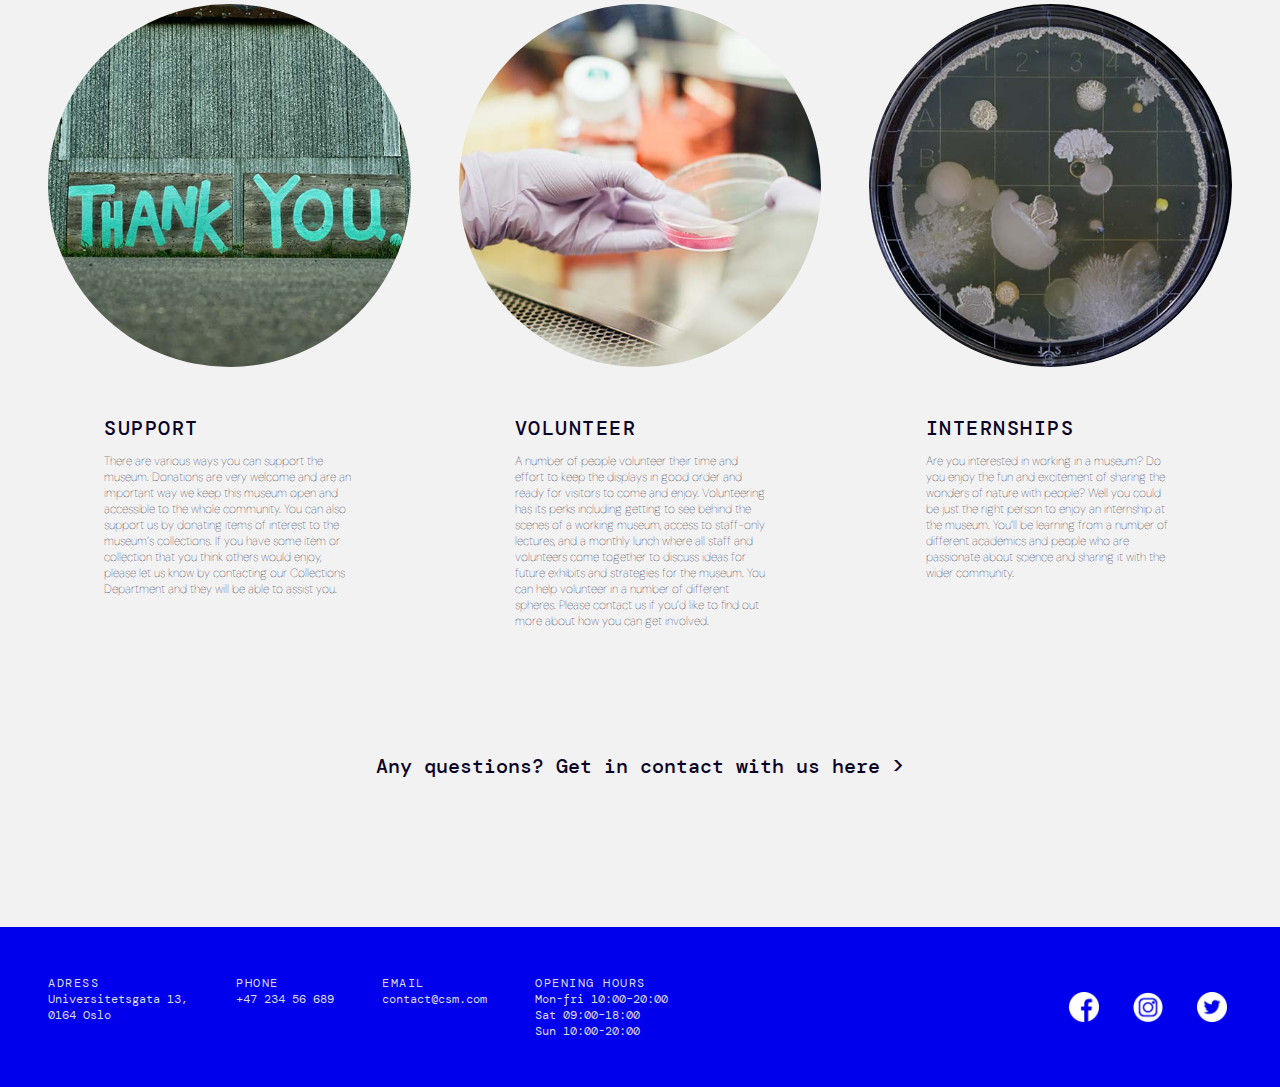
<file: the-museum.html>
<!DOCTYPE html>
<html lang="en">

<head>
    <title>The Museum</title>
    <link rel="stylesheet" href="style.css">
    <link href="https://fonts.googleapis.com/css2?family=DM+Mono:ital,wght@0,300;0,400;0,500;1,300;1,400;1,500&family=DM+Sans:ital,wght@0,400;0,500;0,700;1,400;1,500;1,700&display=swap" rel="stylesheet"> 
    <link href="https://fonts.googleapis.com/css2?family=DM+Sans:ital,wght@0,400;0,500;0,700;1,400;1,500;1,700&display=swap" rel="stylesheet">  
    <meta charset="UTF-8">
    <meta http-equiv="X-UA-Compatible" content="IE=edge">
    <meta name="viewport" content="width=device-width, initial-scale=1.0">
</head>

<body>
    <header>
        <nav class="navbar">
            <div class="nav-logo">
                <a href="index.html" id="logo"> <img src="Images/logo-blue.svg" alt="Community Science Museum logo"></a>
            </div>
            <input type="checkbox" id="hamburger">
            <ul class="nav-list uppercase">
                <li class="list-item active">
                    <a href="the-museum.html">The Museum</a>
                </li>
                <li class="list-item">
                    <a href="program.html">Program</a>
                </li>
                <li class="list-item">   
                    <a href="practical-info.html">Practical Info</a>
                </li>
            </ul>
        </nav>
    </header>

    <main class="grid">
        <section class="hero flex-align-ver col-12" id="hero-museum">
            <h1>The museum</h1>
            <p class="image-text">The Exhibiton Space</p>
            <a href="#museum-main" class="down-btn" id="museum-main"> <img src="Images/icon-arrow.svg" alt="Arrow down button"></a>
        </section>
    
        <section class="grid">
            <div class="grid-elem-half col-12">
                <div class="grid-text-half intro flex-align-ver">
                    <h2>Explore together</h2>
                    <p>Over the course of human history, science has developed from our early understanding of fire, wind, water, and earth to exploring everything from galaxies far away to the very building blocks of life itself.</p>
                </div>
                <div class="grid-img-half circle">
                    <img src="Images/Museum/museum-intro-floor.jpg" alt="People walking in hallway from above">
                </div>
            </div>
            <div class="grid-elem-half col-12 reverse">
                <div class="grid-text-half flex-align-all">
                    <p>The aim of our museum is to create a space where everyone can experience the wonders of our discoveries and perhaps even ignite a lifelong passion to continue the exploration of the world around us.</p>
                    <p>We believe science should not be confined to the textbook, but brought to live through exhibits. This is why we have over 1000 different exhibits on the many varied subjects of science to explore.</p>
                </div>
                <div class="grid-img-half"> 
                    <img src="Images/Museum/museum-intro-bench.jpg" alt="Person sitting on bench in a curcular window room">
                </div>
            </div>
            <div class="grid-text-half col-12 flex-align-all museum-break">
                <h3 class="break-heading">Are you a young person looking to learn more about science?</h3>
                <p class="break-paragraph"> Come on down to our museum, there’s plenty to see and do. You can learn about Newtonian physics from our bumper swing, or why not travel back in time and meet our resident Woolly Mammoth? Our exhibits are designed to be accessible for interested minds, so make sure you come ready to learn and explore.</p>
                <p class="image-text">A nebula; a giant cloud of dust and gas in space.</p>
            </div>
            <div class="grid-elem-half col-12">
                <div class="grid-text-half flex-align-ver white">
                    <h3>Young Stars club</h3>
                    <p>Once a week on a Saturday between 10:00 and 13:00 you’ll get to explore and experiment with our team of experts. During the school holidays we run special holiday clubs where you can join other children your age to go on a journey of discovery. Each holiday we pick a new theme to explore. To find out more about the holiday club and how you can join, send us a message.</p>
                    <a href="practical-info.html" class="btn">See contact info</a>
                </div>
                <div class="grid-img-half">
                    <img src="Images/Museum/museum-kids_playing.jpg" alt="Children playing on slide">
                </div>
            </div>
            <div class="grid-elem-half col-12">
                <div class="grid-text-half flex-align-ver">
                    <h3>For teachers</h3>
                    <p>As a community-driven museum, we want to work with schools to create places of learning and exploring. Our team are on hand to give your students guided tours of the museum, teach them in our learning laboratory, and provide great video presentations that will excite and inspire them.</p>
                    <p>Please get in touch with us <a href="practical-info.html" class="link">here</a> to find out more about our facilities and to arrange a time to bring your students through for a visit.</p>
                </div>
                <div class="grid-img-half circle"> 
                    <img src="Images/Museum/museum-teachers.jpg" alt="Person sitting on bench in a curcular window room">
                </div>
            </div>
            <div class="grid-elem-half col-12">
                <div class="grid-text-half flex-align-ver yellow">
                    <h3>For researchers</h3>
                    <p>Are you looking to get involved with our team of researchers and academics? Our museum offers various ways for you to use our resources and contribute towards them. We have online records, laboratory space, and a working relationship with a number of universities around the country. Take a look below to read more.</p>
                </div>
                <div class="grid-img-half circle">
                    <img src="Images/Museum/museum-researchers.jpg" alt="Blue and purple cells seen through a microscope">
                </div>
            </div>


        <section class="col-12 flex-align-ver flex-align-hor" id="top3">
            <h2 class="col-12">Get involved</h2>
                 <div class="grid max-width">
                     <div class="top3-item col-4">
                         <img src="Images/Museum/museum-involved-support.jpg" alt="Thank you written on wall.">
                         <h3>Support</h3>
                         <p>There are various ways you can support the museum. Donations are very welcome and are an important way we keep this museum open and accessible to the whole community. You can also support us by donating items of interest to the museum’s collections. If you have some item or collection that you think others would enjoy, please let us know by contacting our Collections Department and they will be able to assist you.</p>
                     </div>
                     <div class="top3-item col-4">
                         <img src="Images/Museum/museum-involved-volunteer.jpg" alt="Hand with glove holding a microscope sample">
                         <h3>Volunteer</h3>
                         <p>A number of people volunteer their time and effort to keep the displays in good order and ready for visitors to come and enjoy. Volunteering has its perks including getting to see behind the scenes of a working museum, access to staff-only lectures, and a monthly lunch where all staff and volunteers come together to discuss ideas for future exhibits and strategies for the museum.
                            You can help volunteer in a number of different spheres. Please contact us if you’d like to find out more about how you can get involved.</p>
                     </div>
                     <div class="top3-item col-4">
                         <img src="Images/Museum/museum-involved-internships.jpg" alt="Microscope sample white cells">
                         <h3>Internships</h3>
                         <p>Are you interested in working in a museum? Do you enjoy the fun and excitement of sharing the wonders of nature with people? Well you could be just the right person to enjoy an internship at the museum.
                            You’ll be learning from a number of different academics and people who are passionate about science and sharing it with the wider community.</p>
                     </div>
                 </div>
                 <a href="practical-info.html" class="top3-cta">Any questions? Get in contact with us here ></a>
        </section>
    </main>
    
    <footer>
        <div class="footer-content">
            <div class="footer-text">
                <div>
                    <p class="uppercase">Adress</p>
                    <p>Universitetsgata 13,</p>
                    <p>0164 Oslo</p>
                </div>
                <div>
                    <p class="uppercase">Phone</p>
                    <p>+47 234 56 689</p>
                </div>
                <div>
                    <p class="uppercase">Email</p>
                    <p>contact@csm.com</p>
                </div>
                <div>
                    <p class="uppercase">Opening Hours</p>
                    <p>Mon-fri 10:00–20:00</p>
                    <p>Sat 09:00–18:00</p>
                    <p>Sun 10:00-20:00</p>
                </div>
            </div> 
            <div class="footer-icons">
                <a href="https://www.facebook.com" target="_blank" class="flex-align-all"> <img src="Images/icon-facebook.png" alt="facebook logo"></a>
                <a href="https://www.instagram.com" target="_blank" class="flex-align-all"> <img src="Images/icon-instagram.png" alt="instagram logo"></a>
                <a href="https://www.twitter.com" target="_blank" class="flex-align-all"> <img src="Images/icon-twitter.png" alt="twitter logo"></a>
            </div>
        </div>       
    </footer>
</body>
</file>
<file: style.css>
* {
	margin: 0;
	padding: 0;
	list-style: none;
	text-decoration: none;
	box-sizing: border-box;
}

html,
body {
	font-family: "DM Mono", Courier, monospace;
	font-weight: 400;
	color: #0b0326;
	background-color: #f2f2f2;
	scroll-behavior: smooth;
}
main {
	margin-top: 100px;
}
h1 {
	color: white;
	font-family: "DM Mono", Helvetica, sans-serif;
	font-weight: bold;
	font-size: 16vw;
	line-height: 14vw;
	text-transform: uppercase;
	letter-spacing: 5px;
	margin-bottom: 48px;
}

h2 {
	color: #0000ed;
	font-family: "DM Mono", Helvetica, sans-serif;
	font-weight: lighter;
	font-size: 50px;
	line-height: 50px;
	padding: 48px;
}

h3 {
	font-family: "DM Mono", Courier, monospace;
	font-weight: 500;
	font-size: 20px;
	text-transform: uppercase;
	letter-spacing: 1.5px;
	padding-bottom: 12px;
}

a {
	color: #0b0326;
}

p {
	font-size: 16px;
}
.uppercase {
	text-transform: uppercase;
	letter-spacing: 1.5px;
}

.link {
	font-weight: bold;
	color: #aaaaaa;
}
.link:hover {
	font-weight: bold;
	color: #0b0326;
}

.btn {
	padding: 12px 24px;
	font-size: 18px;
	font-weight: bold;
	text-transform: uppercase;
	letter-spacing: 1.5px;
	background-color: #ffb800;
	color: #0b0326;
	border-radius: 30px;
}
.btn:hover {
	background-color: #0000ed;
	color: #f2f2f2;
}
.blue {
	color: #d8d8d8;
	background-color: #0000ed;
}
.yellow {
	background-color: #ffb800;
}
.white {
	background-color: white;
}
/* NAV */
header {
	background-color: #f2f2f2;
	position: fixed;
	top: 0;
	left: 0;
	z-index: 99;
	width: 100%;
}
.navbar {
	display: flex;
	justify-content: space-between;
	align-items: center;
	padding: 48px;
	height: 100px;
}
.nav-list {
	font-size: 16px;
	font-weight: normal;
}
.nav-list .list-item {
	display: inline-block;
	margin-left: 48px;
}
.nav-list .list-item a {
	color: #0000ed;
	transition-duration: 0.15s;
}
.nav-list .list-item a:hover {
	font-size: 18px;
	font-weight: bold;
	letter-spacing: 0.5px;
}
.navbar img {
	height: 40px;
	transition-duration: 0.25s;
}
.navbar img:hover {
	height: 43px;
}
.nav-list .list-item.active a {
	text-decoration: underline;
	font-weight: bold;
}
#hamburger {
	display: none;
}

/* NAV END*/

.grid {
	display: grid;
	grid-template-columns: repeat(12, 1fr);
	grid-column: 1/-1;
	width: 100%;
}

.col-12 {
	grid-column: 1/-1;
}

.col-3 {
	grid-column: span 3;
}

.col-4 {
	grid-column: span 4;
}
.col-6 {
	grid-column: span 6;
}
.col-8 {
	grid-column: span 8;
}

.flex-align-ver {
	display: flex;
	flex-direction: column;
	justify-content: center;
	align-items: flex-start;
}

.flex-align-hor {
	align-items: center;
}

.flex-align-all {
	display: flex;
	flex-direction: column;
	justify-content: center;
	align-items: center;
}

.max-width {
	max-width: 1500px;
	margin: 0 auto;
}

section {
	min-height: 100vh;
}

.hero {
	min-height: calc(100vh - 100px);
	background-size: cover;
	background-repeat: no-repeat;
	background-position: center;
	position: relative;
	padding: 48px;
}

section#hero-homepage {
	background-image: url(Images/hero-homepage.jpg);
}
section#hero-program {
	background-image: url(Images/hero-program.jpg);
}
section#hero-museum {
	background-image: url(Images/hero-museum.jpg);
}
section#hero-info {
	background-image: url(Images/hero-info.jpg);
}

section#hero-homepage h1 {
	font-size: 11vw;
	line-height: 11vw;
}

.image-text {
	position: absolute;
	right: 48px;
	bottom: 48px;
	color: #dbdbdb;
	font-size: 10px;
	font-family: "DM Sans";
	font-style: italic;
}
.down-btn {
	position: absolute;
	left: 50%;
	padding: 100px 20px 20px;
	transform: translateX(-50%);
	bottom: 48px;
}
.down-btn img {
	height: 30px;
	transition-duration: 0.25s;
}
.down-btn img:hover {
	height: 33px;
}

section#top3 {
	padding: 48px 24px;
}

.top3-item {
	display: flex;
	flex-direction: column;
	align-items: center;
	padding: 24px;
}
.top3-item img {
	border-radius: 100%;
	width: 100%;
	margin-bottom: 48px;
}

.top3-item p {
	font-family: "DM Sans";
	font-weight: 100;
	font-size: 12px;
	max-width: 250px;
	width: 100%;
}
.top3-item h3 {
	max-width: 250px;
	width: 100%;
}

.top3-cta {
	font-size: 20px;
	font-weight: 500;
	transition-duration: 0.25s;
	padding: 100px 0;
}

.top3-cta:hover {
	font-size: 22px;
}

section#break {
	min-height: 80vw;
	background-size: cover;
	background-repeat: no-repeat;
	background-position: center;
	position: relative;
}
.break-home {
	background-image: url(Images/break-img-milkink.jpg);
}
.break-info {
	background-image: url(Images/Info/break-img-cateye.jpg);
}
.break-text {
	color: #f2f2f2;
	font-size: 13vw;
	font-weight: normal;
	line-height: 13vw;
	padding: 140px 48px;
	justify-content: center;
}

.circle img.white-logo-icon {
	position: absolute;
	z-index: 1;
	width: 40vw;
	height: 40vh;
	object-fit: contain;
}

/* PROGRAM */
.program-elem {
	display: flex;
	flex-direction: row-reverse;
	padding: 24px;
	min-height: 50vh;
}
.program-elem-large {
	display: flex;
	padding: 24px;
}

.program-elem > div,
.program-elem-large > div {
	width: 50%;
}

.program-text,
.program-text-large {
	margin: auto;
	padding: 24px;
}
.program-elem h3 {
	font-weight: bold;
	font-size: 30px;
	letter-spacing: 3px;
	line-height: 30px;
}
.h3-large {
	font-size: 6vw;
	font-weight: 500;
	letter-spacing: 4px;
	line-height: 6vw;
}

.program-text p {
	font-family: "DM Sans";
	font-size: 13px;
	padding: 4px 0;
}
.program-info {
	padding-top: 12px;
}
.program-info-large {
	padding-top: 24px;
}
.program-info p {
	font-family: "DM Sans";
	font-weight: bold;
}
.program-elem-large p {
	font-family: "DM Sans";
	font-weight: normal;
	font-size: 18px;
	padding-top: 12px;
}

.program-img img {
	max-width: 100%;
	height: 100%;
	padding: 24px;
	object-fit: cover;
}

section#coming-up h2 {
	font-size: 6vw;
	font-weight: bold;
	line-height: 7vw;
	padding-top: 200px;
	max-width: 80vw;
}

/* MUSEUM */
.grid-elem-half {
	display: flex;
	flex-direction: row;
	min-height: 50vh;
}
.grid-elem-half.reverse {
	flex-direction: row-reverse;
}
.grid-elem-half > div {
	width: 50%;
}
.grid-text-half {
	padding: 24px;
}
.grid-text-half p {
	max-width: 70%;
	padding: 0 24px 24px;
}
.grid-text-half h3 {
	text-transform: none;
	font-weight: lighter;
	font-size: 30px;
	max-width: 70%;
	padding: 24px;
	margin-left: 0;
}
.grid-text-half h2 {
	padding: 24px;
}
.grid-text-half.intro p {
	font-size: 24px;
	padding: 24px;
}
.grid-elem-half .btn {
	margin: 0 24px;
}
.grid-img-half img {
	width: 100%;
	min-height: 50vh;
	height: 100%;
	object-fit: cover;
}
.circle img {
	border-radius: 1000px;
	object-fit: cover;
}

.grid-elem-third {
	grid-column: span 3;
}

.museum-break {
	background-image: url(Images/Museum/museum-break.jpg);
	min-height: 90vh;
	background-size: cover;
	background-repeat: no-repeat;
	background-position: center;
	position: relative;
}
.break-heading {
	color: white;
	font-weight: lighter;
	font-size: 50px;
	max-width: 500px;
}
.break-paragraph {
	color: white;
	font-weight: lighter;
	font-size: 20px;
	max-width: 500px;
}

/* INFO */
.info-list p {
	font-size: 20px;
	line-height: 24px;
	padding-bottom: 12px;
}

.newsletter {
	background-color: white;
	width: 100vw;
	padding: 200px;
}
.newsletter h3 {
	text-transform: none;
	font-size: 48px;
	max-width: 50vw;
	width: 100%;
}
input[type="text"] {
	width: 50vw;
	font-family: "DM Mono", Courier, monospace;
	padding: 12px 24px;
	font-size: 18px;
	margin-top: 12px;
	border: 3px solid #f2f2f2;
	box-sizing: border-box;
	border-radius: 50px;
}
input[type="submit"] {
	border: none;
	margin-top: 24px;
	width: 50vw;
}

/* FOOTER */
footer {
	background-color: #0000ed;
	max-height: 300px;
	align-items: center;
}
.footer-content {
	color: #dbdbdb;
	display: flex;
	justify-content: space-between;
	padding: 48px;
	align-items: center;
}
.footer-text {
	justify-content: space-between;
	display: flex;
	align-items: flex-start;
}
.footer-text a {
	color: #d8d8d8;
}
.footer-text p {
	font-size: 12px;
}
.footer-text div {
	margin-right: 48px;
}
.footer-icons {
	display: flex;
}
.footer-icons a {
	margin-left: 24px;
	width: 40px;
	height: 40px;
}
.footer-icons img {
	width: 30px;
	height: 30px;
	transition-duration: 0.25s;
}
.footer-icons a:hover > img {
	width: 40px;
	height: 40px;
}

@media only screen and (max-width: 1200px) {
	.col-6 {
		grid-column: span 12;
	}
}
@media only screen and (max-width: 900px) {
	h2 {
		padding: 32px;
	}

	h3 {
		padding: 14;
	}
	#hamburger {
		display: block;
		position: absolute;
		right: 32px;
		width: 40px;
		height: 40px;
		border: none;
	}
	#hamburger::after {
		background-image: url(Images/icon-burger.svg);
		background-repeat: no-repeat;
		background-position: center;
		background-color: #f2f2f2;
		position: absolute;
		content: "";
		width: 40px;
		height: 40px;
	}
	#hamburger:checked::after {
		background-image: url(Images/icon-cross.svg);
		background-repeat: no-repeat;
		background-position: center;
		position: absolute;
	}
	#hamburger:checked + .nav-list {
		display: block;
		width: 100%;
	}
	.nav-list .list-item {
		display: block;
		margin: 32px 0 0 auto;
		text-align: right;
		width: 100%;
	}
	.navbar {
		flex-direction: column;
		align-items: flex-start;
		height: auto;
		padding: 32px;
	}
	.nav-list {
		display: none;
	}

	.nav-list .list-item a {
		font-size: 24px;
	}
	.nav-list .list-item a:hover {
		font-size: 27px;
		font-weight: bold;
		letter-spacing: 0.5px;
	}
	.navbar img {
		height: 50px;
		transition-duration: 0.25s;
	}
	.navbar img:hover {
		height: 63px;
	}
	.hero {
		padding: 32px;
	}

	.break-text {
		padding: 140px 32px;
	}

	.grid-text-half {
		padding: 32px 16px;
	}
	.grid-text-half p {
		max-width: 90%;
		padding: 0 16px 16px;
	}
	.grid-text-half h3 {
		max-width: 90%;
		padding: 16px;
	}
	.grid-text-half h2 {
		padding: 16px;
	}
	.grid-text-half.intro p {
		padding: 16px;
		font-size: 16px;
	}
	.grid-elem-half .btn {
		margin: 0 16px;
	}

	p.image-text {
		right: 32px;
		bottom: 32px;
		padding: 0;
		font-size: 10px;
	}
	section#top3 h2 {
		padding: 0;
		font-size: 40px;
	}
	/* FOOTER */
	footer {
		background-color: #0000ed;
		max-height: 700px;
	}
	.footer-content {
		color: #dbdbdb;
		padding: 32px;
	}
	.footer-text {
		flex-direction: column;
		justify-content: none;
	}
	.footer-text div {
		margin: 0 0 20px;
	}
	.footer-icons {
		flex-direction: column;
	}
	.footer-icons img {
		width: 40px;
		height: 40px;
	}
	.footer-icons a {
		margin: 0 0 20px;
		width: 50px;
		height: 50px;
	}
	.footer-icons a:hover > img {
		width: 50px;
		height: 50px;
	}
}

@media only screen and (max-width: 767px) {
	.col-4 {
		grid-column: span 12;
	}
	.col-6 {
		grid-column: span 12;
	}
	.top3-item {
		padding: 16px;
	}
	.top3-item p {
		font-size: 14px;
	}
	.top3-item img {
		max-width: 250px;
	}
	h1 {
		font-size: 65px;
		line-height: 60px;
		letter-spacing: 0;
	}

	section#hero-homepage h1 {
		font-size: 50px;
		line-height: 50px;
	}
	h2 {
		font-size: 40px;
		line-height: 40px;
	}
	.down-btn {
		bottom: 60px;
	}
	.down-btn img {
		height: 30px;
	}
	.grid-elem-half {
		flex-direction: column;
	}
	.grid-elem-half.reverse {
		flex-direction: column;
	}
	.grid-elem-half > div {
		width: 100%;
		min-height: 50vh;
	}
	.grid-text-half h3 {
		font-size: 20px;
	}
	.program-elem {
		flex-direction: column-reverse;
		padding: 16px;
		min-height: auto;
	}
	.program-elem-large {
		flex-direction: column-reverse;
		padding: 16px;
	}

	.program-elem > div,
	.program-elem-large > div {
		width: 100%;
	}

	.program-text,
	.program-text-large {
		padding: 16px;
	}
	.program-text p {
		font-size: 16px;
	}

	.program-info-large {
		padding-top: 16px;
	}
	.program-img {
		margin-bottom: 32px;
	}
	.program-img img {
		width: 100%;
		height: 400px;
		padding: 16px;
	}
	.program-img.large {
		height: 50vh;
	}

	.top3-item h3 {
		max-width: 250px;
		width: 100%;
	}
	.break-text {
		font-size: 40px;
		line-height: 45px;
		margin: 32px auto;
	}

	.newsletter {
		padding: 100px 32px;
	}
	.newsletter h3 {
		font-size: 40px;
		max-width: 70vw;
	}
	input[type="text"] {
		width: 70vw;
		padding: 16px 20px;
	}
	input[type="submit"] {
		width: 70vw;
		padding: 16px 20px;
	}
}

@media only screen and (max-width: 400px) {
	h1 {
		font-size: 50px;
		line-height: 50px;
		letter-spacing: 0;
		margin-bottom: 12px;
	}
	section#top3 h2 {
		padding: 0;
		font-size: 30px;
		line-height: 32px;
	}

	section#hero-homepage h1 {
		font-size: 30px;
		line-height: 30px;
	}
	.program-img img {
		width: 100%;
		height: 300px;
		padding: 16px;
	}
	.break-paragraph {
		font-size: 16px;
	}
	.down-btn {
		bottom: 100px;
	}
}
</file>
